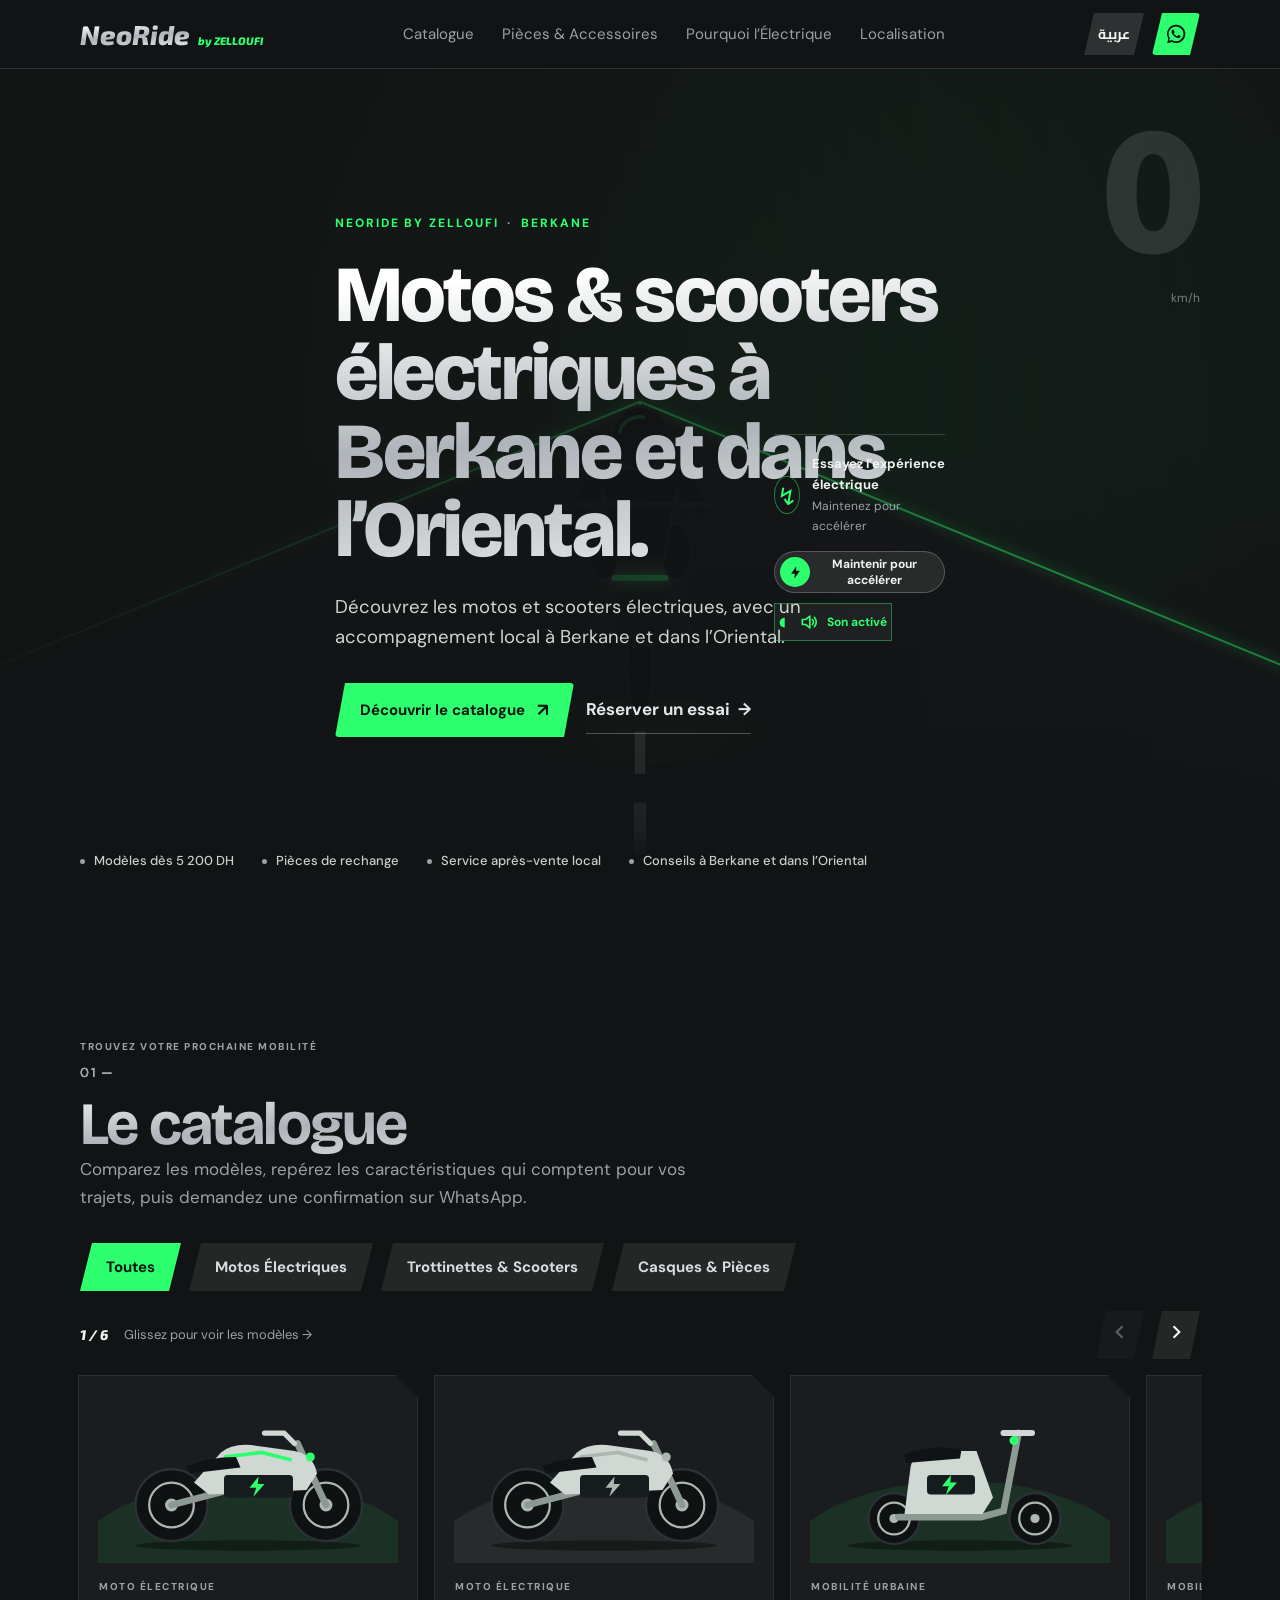
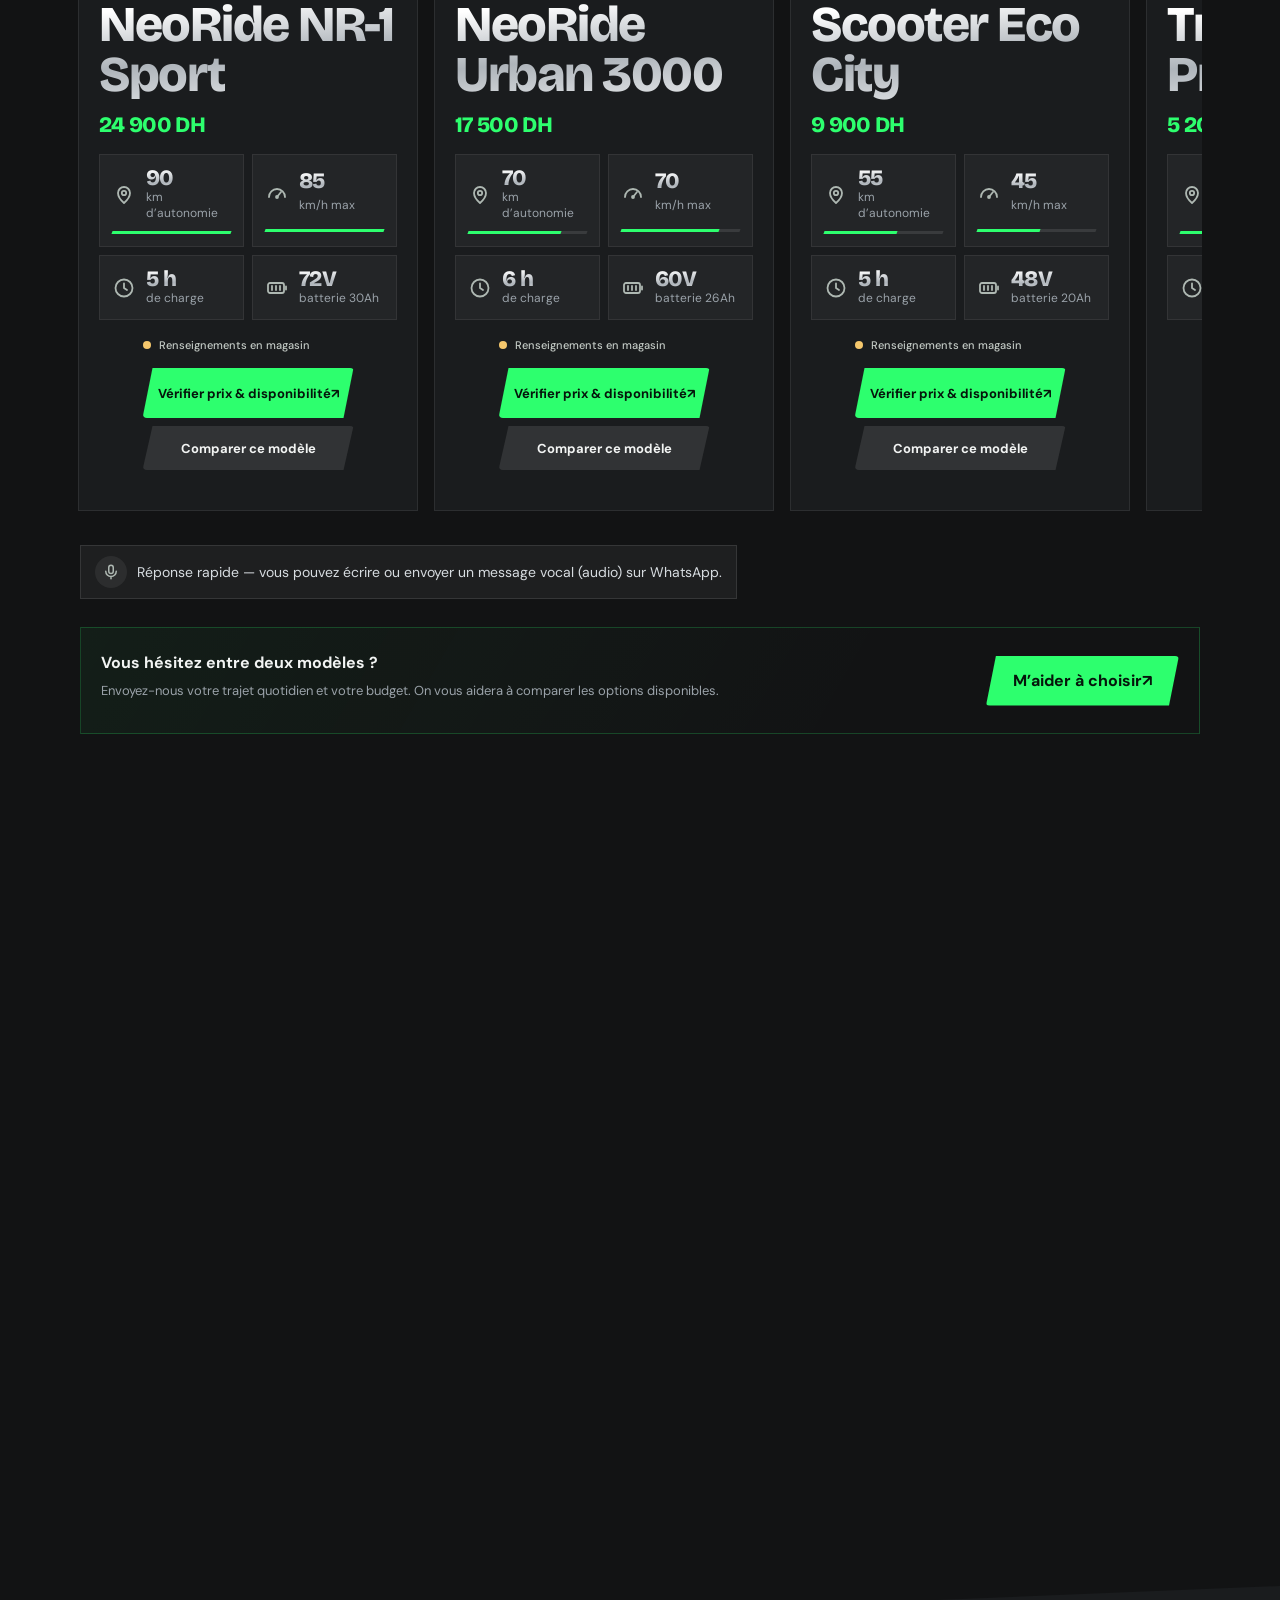
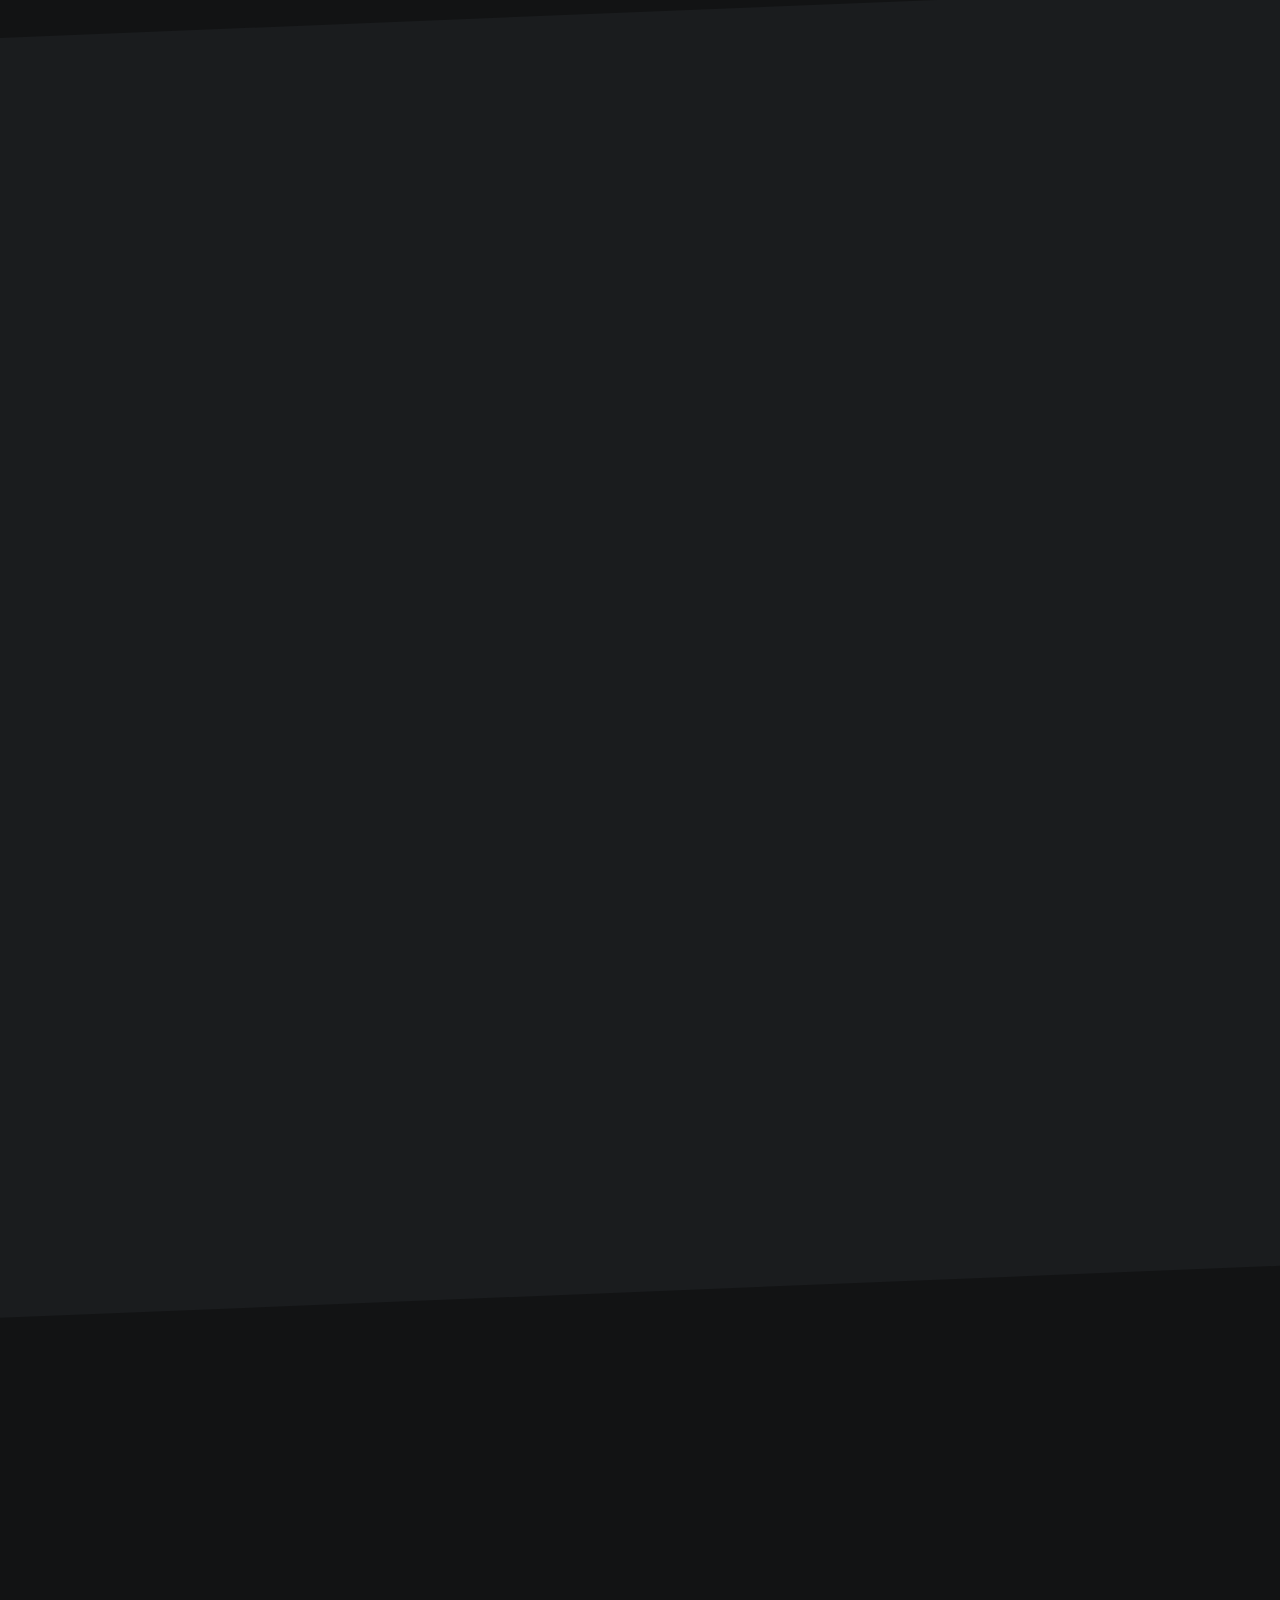
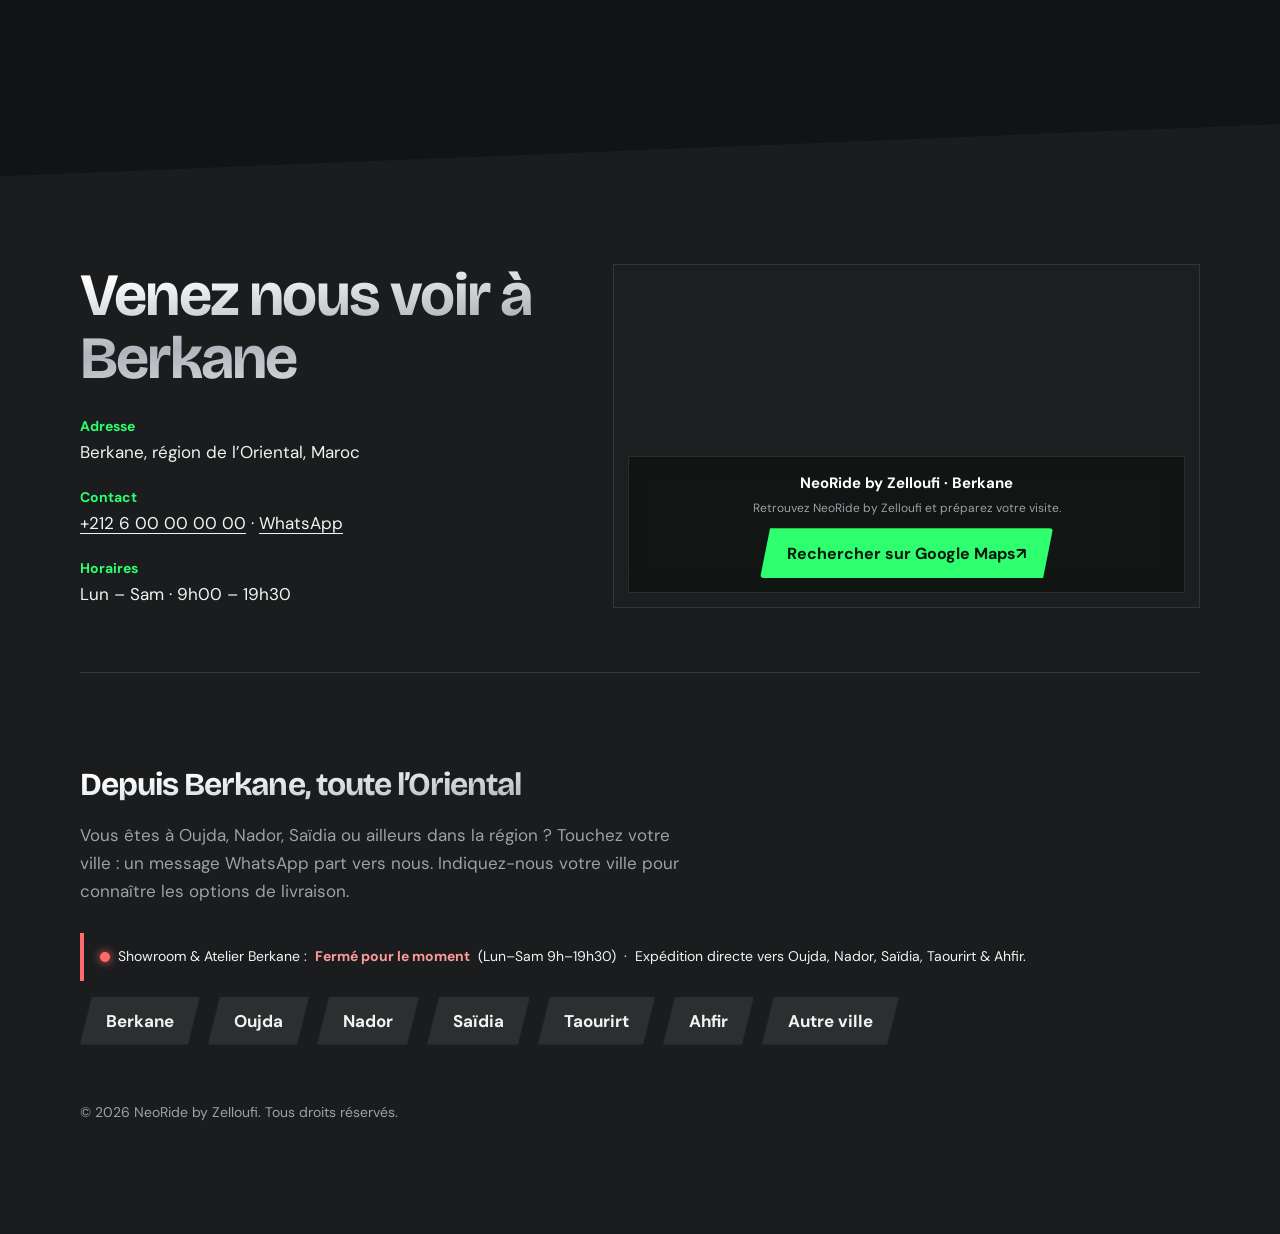
<file: public/assets/aistudio/NeoRide-conversion-mockup-11_b03f8941.html>
<!DOCTYPE html>
<html lang="fr">
<head>
<meta charset="utf-8">
<meta name="viewport" content="width=device-width, initial-scale=1, viewport-fit=cover">
<title>NeoRide by Zelloufi — Motos électriques, scooters et pièces à Berkane et dans l’Oriental</title>
<meta name="description" content="Découvrez les motos électriques, scooters et accessoires NeoRide by Zelloufi à Berkane. Comparez les modèles et contactez le showroom pour confirmer prix et disponibilité.">
<meta name="theme-color" content="#121314">
<link rel="icon" href="data:image/svg+xml,%3Csvg xmlns='http://www.w3.org/2000/svg' viewBox='0 0 32 32'%3E%3Crect width='32' height='32' fill='%23121314'/%3E%3Cpath d='M18 3L7 18h8l-2 11 12-17h-8z' fill='%232dff6e'/%3E%3C/svg%3E">
<meta property="og:title" content="NeoRide by Zelloufi — Mobilité électrique à Berkane">
<meta property="og:description" content="Comparez les modèles, explorez la mobilité électrique et contactez le showroom.">
<link rel="preconnect" href="https://fonts.googleapis.com">
<link rel="preconnect" href="https://fonts.gstatic.com" crossorigin>
<link href="https://fonts.googleapis.com/css2?family=Exo+2:ital,wght@1,600;1,800;1,900&family=DM+Sans:wght@400;500;700&family=Cairo:wght@600;800&family=Bricolage+Grotesque:wght@500;700;800&display=swap" rel="stylesheet">
<style>
:root{--bg:#121314;--bg2:#1a1c1e;--line:#2e3236;--txt:#f2f4f3;--mut:#9aa2a9;--g:#2dff6e;--si:linear-gradient(175deg,#fff 10%,#aeb4ba 55%,#e8eaec 100%);
/* Design tokens added without renaming the variables used by the existing UI. */
--space-1:4px;--space-2:8px;--space-3:12px;--space-4:16px;--space-6:24px;--space-8:32px;--space-12:48px;--space-16:64px;--surface-1:var(--bg2);--surface-2:#212427;--text:var(--txt);--muted:var(--mut);--accent:var(--g);--radius:4px;--container:1120px;
color-scheme:dark;box-sizing:border-box;padding-top:env(safe-area-inset-top,0px);padding-bottom:env(safe-area-inset-bottom,0px)}
*,*::before,*::after{box-sizing:inherit}
html{scroll-behavior:smooth;scroll-padding-top:calc(72px + env(safe-area-inset-top,0px));background:var(--bg)}
body{margin:0;background:var(--bg);color:var(--txt);font:400 17px/1.65 "DM Sans",system-ui,sans-serif;-webkit-font-smoothing:antialiased}
body::before{content:"";position:fixed;inset:0 0 auto;height:env(safe-area-inset-top,0px);background:var(--bg);z-index:60}

h1,h2,h3,.logo,.num{font-family:"Exo 2","DM Sans",sans-serif;font-style:italic;font-weight:800;margin:0;line-height:1}
a{color:inherit;text-decoration:none}
:focus-visible{outline:3px solid var(--g);outline-offset:3px}
.wrap{width:min(1120px,100% - 40px);margin-inline:auto}
.si{background:var(--si);-webkit-background-clip:text;background-clip:text;color:transparent}
.btn{display:inline-flex;align-items:center;justify-content:center;min-height:50px;padding:0 26px;border-radius:4px;font:700 16px "DM Sans",sans-serif;border:1.5px solid transparent;cursor:pointer;transition:background .2s,color .2s,border-color .2s;clip-path:polygon(10px 0,100% 0,calc(100% - 10px) 100%,0 100%)}
.btn-g{background:var(--g);color:#05150b}.btn-g:hover{background:#fff}
.btn-o{background:#ffffff1a;color:var(--txt)}.btn-o:hover{background:var(--txt);color:#000}
header{position:sticky;top:env(safe-area-inset-top,0px);z-index:50;background:#121314;border-bottom:1px solid var(--line)}
.bar{display:flex;align-items:center;justify-content:space-between;gap:14px;height:68px}
.logo{font-size:27px;display:flex;align-items:baseline;gap:8px}.logo small{font-size:11px;color:var(--g);font-weight:800}
nav{display:none;gap:28px;font-size:15px;color:var(--mut)}nav a:hover{color:var(--txt)}
.bar .btn{min-height:42px;padding:0 18px;font-size:14px}
@media(min-width:900px){nav{display:flex}}
/* hero */
.hero{position:relative;height:calc(100svh - 68px - env(safe-area-inset-top,0px));min-height:620px;overflow:hidden;clip-path:polygon(0 0,100% 0,100% 100%,0 calc(100% - 44px))}.hero::after{content:"";position:absolute;inset:0;pointer-events:none;background:linear-gradient(90deg,rgba(18,19,20,.9),rgba(18,19,20,.55) 55%,transparent),linear-gradient(0deg,rgba(18,19,20,.92),transparent 50%)}
#road{position:absolute;inset:0;width:100%;height:100%;display:block}
.hero .wrap{position:relative;z-index:2;height:100%;display:flex;flex-direction:column;justify-content:flex-end;padding-bottom:156px;pointer-events:none}
.hero .wrap>*{pointer-events:auto}
.spd{position:absolute;top:28px;right:0;text-align:end;pointer-events:none!important}
.num{font-size:clamp(76px,22vw,200px);font-weight:900;color:#fff;text-shadow:0 4px 30px #000;font-variant-numeric:tabular-nums;transition:color .2s}
.hero .num{color:#9aa2a9;transition:color .35s,text-shadow .35s}
.hero.speed-mid .num{color:#fff;text-shadow:0 0 30px #ffffff35,0 4px 30px #000}
.hero.speed-high .num{color:var(--g);text-shadow:0 0 34px #2dff6e66,0 4px 30px #000}
.spd span{display:block;color:#e4e8ea;font-size:14px;margin-top:6px}
.hero h1{font-size:clamp(34px,6.4vw,70px);max-width:15ch;line-height:1.04;padding-inline-end:6px}
.hero p{color:#c3c9ce;max-width:50ch;margin:18px 0 26px}
.cta{display:flex;flex-wrap:wrap;gap:12px;align-items:center}
.thr{position:relative;display:inline-flex;align-items:center;gap:12px;min-height:50px;padding:0 24px 0 6px;border-radius:4px;clip-path:polygon(12px 0,100% 0,calc(100% - 12px) 100%,0 100%);background:#ffffff24;border:1px solid #ffffff33;color:var(--txt);font:700 15px "DM Sans",sans-serif;cursor:pointer;user-select:none;touch-action:none;-webkit-tap-highlight-color:transparent}
.thr i{width:38px;height:38px;border-radius:50%;background:var(--g);display:grid;place-items:center;transition:transform .15s}
.thr svg{width:18px;fill:#05150b}
.run .thr i{transform:scale(1.18);box-shadow:0 0 0 8px #2dff6e33}
.trust{position:absolute;z-index:2;left:0;right:0;bottom:0;background:linear-gradient(0deg,#121314 30%,transparent);padding:30px 0 62px}
.trust ul{list-style:none;margin:0 auto;padding:0;width:min(1120px,100% - 40px);display:flex;flex-wrap:wrap;gap:6px 28px;font-size:14px;font-weight:700;color:#d7dce0}
.trust li::before{content:"";display:inline-block;width:8px;height:8px;margin-inline-end:9px;background:var(--g);transform:skew(-20deg)}
/* sections */
section{padding:clamp(52px,8vw,96px) 0}
h2{font-size:clamp(34px,6vw,64px);margin-bottom:14px}
.lead{color:var(--mut);max-width:56ch;margin:0 0 28px}
/* catalog */
.tabs{display:flex;gap:8px;overflow-x:auto;margin-bottom:12px;padding-bottom:8px;scrollbar-width:none}
.tabs button{flex:none;background:#ffffff14;border:0;color:#d7dce0;font:700 15px "DM Sans",sans-serif;min-height:48px;padding:0 26px;cursor:pointer;clip-path:polygon(12px 0,100% 0,calc(100% - 12px) 100%,0 100%)}
.tabs button[aria-pressed=true]{background:var(--g);color:#05150b}
.mdl{position:relative;display:grid;gap:22px;padding:36px 0;border-top:1px solid var(--line)}
.mdl[hidden]{display:none}
.mdl::before{content:"";position:absolute;left:0;top:-1px;height:2px;width:0;background:var(--g);transition:width .5s}
.mdl:hover::before{width:100%}
.mdl h3{font-size:clamp(30px,5vw,50px)}
.pr{font:800 22px "Exo 2",sans-serif;font-style:italic;color:var(--g);margin-top:10px}
.sp{display:grid;grid-template-columns:repeat(2,1fr);gap:18px 24px;margin:0}
.sp div{margin:0}
.sp dd{margin:0;font:800 clamp(30px,4.6vw,44px)/1 "Exo 2",sans-serif;font-style:italic;background:var(--si);-webkit-background-clip:text;background-clip:text;color:transparent}
.sp dt{font-size:13px;color:var(--mut);margin-top:4px}
.buy{display:flex;flex-direction:column;gap:14px;align-items:flex-start}
.stock{font-size:14px;font-weight:700;color:var(--g);display:flex;align-items:center;gap:8px}
.stock::before{content:"";width:8px;height:8px;border-radius:50%;background:var(--g);box-shadow:0 0 10px var(--g)}
@media(min-width:900px){.mdl{grid-template-columns:1.1fr 1.5fr .9fr;align-items:center;gap:40px}.sp{grid-template-columns:repeat(4,1fr)}.sp.s3{grid-template-columns:repeat(3,1fr)}}
.note{font-size:13px;color:var(--mut);margin-top:12px}
.qz{max-width:760px}.qp{display:flex;gap:6px;margin-bottom:24px}.qp i{height:5px;flex:1;background:#ffffff1f;transform:skew(-20deg)}.qp i.on{background:var(--g)}.qq{font:800 clamp(26px,4.4vw,38px)/1.1 "Exo 2",sans-serif;font-style:italic;margin-bottom:22px}.qo{display:grid;gap:10px}.qo button{min-height:58px;text-align:start;padding:0 28px;background:#ffffff14;color:var(--txt);border:0;font:700 17px "DM Sans",sans-serif;cursor:pointer;clip-path:polygon(16px 0,100% 0,calc(100% - 16px) 100%,0 100%);transition:background .2s,color .2s}.qo button:hover{background:var(--g);color:#05150b}.qr h3{font-size:clamp(34px,6.5vw,60px);margin:8px 0 6px}.qr .sp{margin:26px 0}.snd{min-height:50px;background:none;border:0;color:#e4e8ea;font:700 14px "DM Sans",sans-serif;cursor:pointer;text-decoration:underline;text-underline-offset:4px}
.lg{display:flex;gap:8px;align-items:center}.lang{min-height:42px;padding:0 14px;background:#ffffff1f;border:0;color:var(--txt);font:700 14px "Cairo","DM Sans",sans-serif;cursor:pointer;clip-path:polygon(10px 0,100% 0,calc(100% - 10px) 100%,0 100%)}.lang:hover{background:var(--txt);color:#000}
@media(max-width:560px){.logo{font-size:21px}.logo small{font-size:9px}.bar .btn{padding:0 12px;font-size:12px}.lang{padding:0 10px}}
html[dir=rtl] body{font-family:"Cairo","DM Sans",sans-serif}html[dir=rtl] h1,html[dir=rtl] h2,html[dir=rtl] h3{font-family:"Cairo",sans-serif;font-style:normal;line-height:1.35}html[dir=rtl] .spd{right:auto;left:0;text-align:left}
.mo{color:#c3c9ce;font-size:14px;margin-top:8px}
.fin{display:grid;gap:36px;max-width:960px}@media(min-width:900px){.fin{grid-template-columns:1fr 1fr;align-items:center}}
.fc label,.fl,.es label{display:flex;justify-content:space-between;font-weight:700;margin:22px 0 8px}.fc label:first-child{margin-top:0}.fc output{color:var(--g)}
select,.fi{width:100%;min-height:52px;background:var(--bg2);border:1px solid #3a3f44;color:var(--txt);padding:0 14px;font:500 16px "DM Sans",sans-serif}
.chips{display:flex;flex-wrap:wrap;gap:6px}.chips button{min-height:48px;padding:0 24px;border:0;background:#ffffff14;color:var(--txt);font:700 15px "DM Sans",sans-serif;cursor:pointer;clip-path:polygon(12px 0,100% 0,calc(100% - 12px) 100%,0 100%)}.chips button[aria-pressed=true]{background:var(--g);color:#05150b}
.fr>span{color:var(--mut)}.fr strong{display:block;font:900 clamp(46px,9vw,72px)/1.05 "Exo 2",sans-serif;font-style:italic;color:var(--g);margin:6px 0 4px}.fr strong small{font-size:.3em;color:var(--txt)}.fr .btn{margin-top:18px}
.ph2{background:repeating-linear-gradient(135deg,#1a1c1e,#1a1c1e 12px,#212427 12px,#212427 24px);color:#c3c9ce;display:grid;place-items:center;text-align:center;font-size:14px;padding:12px}
.nb{display:grid;grid-template-columns:repeat(3,1fr);gap:14px;margin:30px 0}.nb div{border-top:3px solid var(--g);padding-top:10px}.nb b{display:block;font:800 clamp(28px,6vw,48px)/1 "Exo 2",sans-serif;font-style:italic}.nb span{font-size:14px;color:var(--mut)}
.rv{display:grid;gap:12px;margin:22px 0}@media(min-width:800px){.rv{grid-template-columns:1fr 1fr}}.rv blockquote{margin:0;padding:24px 32px;background:var(--bg2);clip-path:polygon(18px 0,100% 0,calc(100% - 18px) 100%,0 100%)}.rv p{margin:0 0 10px}.rv cite{font-style:normal;font-size:14px;color:var(--mut)}.stars{color:var(--g);letter-spacing:3px}
.gal{display:grid;grid-template-columns:repeat(3,1fr);gap:8px}.gal .ph2{height:clamp(90px,18vw,180px)}
.pv{padding:16px 18px;background:var(--bg2);border-inline-start:4px solid var(--g);margin:26px 0 22px;color:#e4e8ea;font-size:15px}
.gr{display:grid;gap:14px}@media(min-width:800px){.gr{grid-template-columns:repeat(2,1fr)}}.gr div{padding:20px 28px;background:var(--bg2);clip-path:polygon(16px 0,100% 0,calc(100% - 16px) 100%,0 100%)}.gr b{display:block;font-size:18px;margin-bottom:4px}.gr span{color:#c3c9ce;font-size:15px}
.who{display:grid;gap:22px;align-items:center;max-width:880px}@media(min-width:700px){.who{grid-template-columns:210px 1fr}}.who .ph2{height:210px;clip-path:polygon(16px 0,100% 0,calc(100% - 16px) 100%,0 100%)}.who p{margin:10px 0 20px;color:#c3c9ce}
.dock{display:none}@media(max-width:700px){body{padding-bottom:72px}.wa{display:none}.dock{display:flex;gap:8px;position:fixed;left:0;right:0;bottom:0;z-index:70;padding:10px 14px calc(10px + env(safe-area-inset-bottom,0px));background:#121314;border-top:1px solid var(--line)}.dock .btn{flex:1;min-height:50px;padding:0 10px}}
.vl{display:flex;flex-wrap:wrap;gap:8px}.vl a{min-height:48px;display:inline-flex;align-items:center;padding:0 26px;background:#ffffff14;font-weight:700;clip-path:polygon(12px 0,100% 0,calc(100% - 12px) 100%,0 100%);transition:background .2s,color .2s}.vl a:hover{background:var(--g);color:#05150b}
/* savings */
.save{background:var(--bg2);clip-path:polygon(0 52px,100% 0,100% calc(100% - 52px),0 100%);padding:clamp(96px,12vw,140px) 0}
.sv{display:grid;gap:56px}
@media(min-width:900px){.sv{grid-template-columns:1.1fr 1fr;align-items:center}}
.zero{font-size:clamp(70px,16vw,170px);font-weight:900;letter-spacing:-.02em;margin-bottom:6px}
.zero small{font-size:.28em;letter-spacing:0;margin-inline-start:8px}
.pt{display:grid;gap:18px;margin-top:30px}
.pt p{margin:0;color:var(--mut);max-width:48ch}.pt b{color:var(--txt)}
.calc label{display:flex;justify-content:space-between;font-weight:700;margin-bottom:6px}
.calc output{color:var(--g)}
input[type=range]{width:100%;accent-color:var(--g);height:34px;margin:0 0 20px}
.row{display:grid;grid-template-columns:86px 1fr auto;gap:12px;align-items:center;font-size:14px;margin-bottom:10px}
.track{height:10px;background:#ffffff14;overflow:hidden;transform:skew(-20deg)}
.fill{height:100%;transition:width .4s}.f1{background:#7c848b}.f2{background:var(--g)}
.big{margin-top:26px}.big span{color:var(--mut);font-size:15px}
.big strong{display:block;font:900 clamp(44px,9vw,76px)/1.05 "Exo 2",sans-serif;font-style:italic;color:var(--g)}
.tiny{font-size:12px;color:var(--mut);margin:14px 0 0}
/* faq */
.faq{max-width:820px}
details{border-top:1px solid var(--line)}details:last-child{border-bottom:1px solid var(--line)}
summary{list-style:none;cursor:pointer;padding:22px 44px 22px 0;font-weight:700;font-size:19px;position:relative;min-height:56px}
summary::-webkit-details-marker{display:none}
summary::after{content:"";position:absolute;right:8px;top:30px;width:10px;height:10px;border:solid var(--g);border-width:0 2px 2px 0;transform:rotate(45deg);transition:transform .25s}
details[open] summary::after{transform:rotate(225deg)}
details p{margin:0 0 22px;color:var(--mut);max-width:62ch}
/* footer */
footer{padding:clamp(96px,12vw,140px) 0 110px;background:var(--bg2);clip-path:polygon(0 52px,100% 0,100% 100%,0 100%)}
.ft{display:grid;gap:44px}
@media(min-width:860px){.ft{grid-template-columns:1fr 1.2fr}}
.info{display:grid;gap:20px;font-style:normal;margin-top:26px}
.info b{display:block;color:var(--g);font-size:14px}
.hrs{border-collapse:collapse;width:100%;max-width:340px;font-size:15px}
.hrs td{padding:3px 0;color:var(--mut)}.hrs td:last-child{text-align:end;color:var(--txt)}
.map{clip-path:polygon(30px 0,100% 0,calc(100% - 30px) 100%,0 100%);min-height:300px;border:1px dashed #50575e;background:repeating-linear-gradient(135deg,#17191b,#17191b 14px,#1d2023 14px,#1d2023 28px);display:grid;place-items:center;text-align:center;padding:20px}
.map p{margin:0 0 16px;color:var(--mut)}
.copy{margin-top:56px;color:var(--mut);font-size:14px}
.wa{position:fixed;right:max(16px,env(safe-area-inset-right,0px));bottom:calc(16px + env(safe-area-inset-bottom,0px));z-index:70;width:60px;height:60px;border-radius:50%;background:#25d366;display:grid;place-items:center;box-shadow:0 8px 24px #0009}
.wa svg{width:32px;height:32px;fill:#fff}
@media(prefers-reduced-motion:reduce){html{scroll-behavior:auto}*{transition:none!important}}
/* Small, non-layout-changing accessibility safeguards. */
:where(a,button,summary,input,select):focus-visible{outline:3px solid var(--g);outline-offset:3px}
button:disabled{opacity:.55;cursor:not-allowed}


/* Hero art direction: spacious, Tesla-inspired, with the playful accelerator kept secondary. */
header{top:0}
.hero{height:calc(100svh - 68px);min-height:650px;isolation:isolate;clip-path:none}
.hero::after{background:linear-gradient(90deg,rgba(18,19,20,.94) 0%,rgba(18,19,20,.78) 46%,rgba(18,19,20,.18) 100%),linear-gradient(0deg,rgba(18,19,20,.94) 0%,transparent 54%)}
.hero-layout{height:100%;position:relative;z-index:2;display:flex;align-items:center;padding-top:clamp(42px,7vh,84px);padding-bottom:clamp(132px,17vh,174px)}
.hero .hero-copy{position:relative;z-index:3;width:min(100%,610px);margin-top:0}
.hero .eyebrow{display:flex;gap:9px;align-items:center;color:var(--g);font-size:12px;font-weight:800;letter-spacing:.16em;margin:0 0 22px}
.hero .eyebrow span{color:#fff;opacity:.55}
.hero h1{font-size:clamp(42px,6.2vw,82px);max-width:10.5ch;line-height:.99;letter-spacing:-.035em;padding:0;margin:0}
.hero .hero-lead{color:#d0d4d1;font-size:clamp(16px,1.45vw,19px);line-height:1.65;max-width:43ch;margin:22px 0 30px}
.hero .cta{display:flex;flex-wrap:wrap;gap:12px;align-items:center}
.hero .cta .btn{min-height:54px;padding-inline:24px;font-size:15px}
.hero .cta .btn-g{gap:12px;box-shadow:0 8px 28px rgba(45,255,110,.13)}
.hero .cta .btn-g span{font-size:18px;line-height:1}
.hero-interaction{display:flex;flex-wrap:wrap;align-items:center;justify-content:space-between;gap:14px 24px;max-width:600px;margin-top:30px;padding-top:18px;border-top:1px solid rgba(255,255,255,.16)}
.interaction-copy{display:flex;align-items:center;gap:12px}
.interaction-copy>span:last-child{display:flex;flex-direction:column;gap:2px}
.interaction-icon{display:grid;place-items:center;width:38px;height:38px;border:1px solid rgba(45,255,110,.45);border-radius:50%;color:var(--g);font-size:24px}
.interaction-copy strong{font-size:13px;font-weight:700;color:#f2f4f3}
.interaction-copy small{font-size:12px;color:#9aa2a9}
.interaction-controls{display:flex;align-items:center;gap:10px;flex-wrap:wrap}
.hero .thr{min-height:42px;padding:4px 14px 4px 5px;gap:9px;background:rgba(255,255,255,.09);border:1px solid rgba(255,255,255,.22);font-size:12px;clip-path:none;border-radius:999px}
.hero .thr i{width:30px;height:30px;flex:none}
.hero .thr svg{width:15px}
.hero .snd{min-height:38px;padding:0 4px;font-size:12px;color:#c3c9ce;text-decoration:none}
.hero .snd::before{content:"◖";display:inline-block;margin-inline-end:6px;color:var(--g)}
.hero .snd[aria-pressed="false"]{color:#ff7777;background:rgba(255,55,55,.10);border:1px solid rgba(255,75,75,.35);border-radius:999px;padding-inline:10px}
.hero .snd[aria-pressed="false"]::before{content:"◖";color:#ff4b4b}
.hero .snd[aria-pressed="true"]{color:#c3c9ce;border:1px solid transparent;border-radius:999px;padding-inline:10px}
.hero .trust{z-index:4;padding:22px 0 30px;background:linear-gradient(0deg,#121314 15%,rgba(18,19,20,.65) 65%,transparent)}
.hero .trust ul{width:min(1120px,100% - 40px);gap:10px 28px;color:#c9cfcb;font-size:12px;font-weight:500}
.hero .trust li::before{width:5px;height:5px;border-radius:50%;transform:none;vertical-align:middle}
.spd{top:34px;right:0;opacity:.78}
.spd .num{font-size:clamp(70px,15vw,180px);color:rgba(255,255,255,.15);text-shadow:none}
.spd span{color:rgba(255,255,255,.55);font-size:12px}
@media(min-width:900px){.hero-layout{padding-top:28px}.hero .hero-copy{transform:translateY(-8px)}.hero .trust ul{font-size:13px}}
@media(max-width:700px){.hero{height:auto;min-height:max(720px,calc(100svh - 68px));max-height:none}.hero-layout{height:auto;min-height:0;padding-top:70px;padding-bottom:208px;align-items:flex-start}.hero .hero-copy{width:100%;margin-top:0}.hero .eyebrow{font-size:10px;margin-bottom:18px}.hero h1{font-size:clamp(42px,12vw,62px);max-width:10ch}.hero .hero-lead{font-size:15px;line-height:1.6;margin:18px 0 24px;max-width:37ch}.hero .cta{display:grid;grid-template-columns:1fr;gap:10px;max-width:360px}.hero .cta .btn{width:100%;min-height:52px}.hero-interaction{align-items:flex-start;flex-direction:column;margin-top:24px;padding-top:16px;gap:12px}.interaction-controls{width:100%;justify-content:flex-start}.hero .trust{padding:18px 0 28px}.hero .trust ul{gap:8px 18px;font-size:11px;width:calc(100% - 40px)}.spd{top:10px;right:0}.spd .num{font-size:72px}.spd span{font-size:10px}.hero::after{background:linear-gradient(180deg,rgba(18,19,20,.65),rgba(18,19,20,.88) 38%,rgba(18,19,20,.97) 100%)}}
@media(max-width:380px){.hero-layout{padding-top:62px}.hero h1{font-size:40px}.interaction-controls{gap:6px}.hero .thr{padding-inline-end:10px}.hero .snd{font-size:11px}}
@media(prefers-reduced-motion:reduce){.hero .btn,.hero .thr i{transition:none}}


/* NeoRide electric immersion pass */
.bar .wa-link{gap:9px;white-space:nowrap}
.wa-mark{width:18px;height:18px;flex:none;fill:currentColor}
@media(max-width:560px){.bar .wa-link{gap:7px;padding-inline:11px}.wa-mark{width:16px;height:16px}.bar .btn{font-size:12px}}
/* The road opens up as acceleration rises; content recedes without disappearing. */
.hero::after{transition:background .45s ease,opacity .45s ease}
.hero.run::after{background:linear-gradient(90deg,rgba(18,19,20,.68),rgba(18,19,20,.27) 52%,rgba(18,19,20,.02)),linear-gradient(0deg,rgba(18,19,20,.72),transparent 55%)}
.hero-copy .eyebrow,.hero-copy h1,.hero-copy .hero-lead,.hero-copy>.cta{transition:opacity .35s ease,transform .45s ease}
.hero.run .hero-copy .eyebrow,.hero.run .hero-copy h1,.hero.run .hero-copy .hero-lead,.hero.run .hero-copy>.cta{opacity:.58;transform:translateY(3px)}
.hero.run .hero-copy .hero-lead{opacity:.43}
.hero.run #road{filter:saturate(1.16) brightness(1.1)}
.hero #road{transition:filter .4s ease}
/* Slider rails feel like a precision electric throttle, not browser defaults. */
input[type=range]{-webkit-appearance:none;appearance:none;background:transparent;cursor:pointer;touch-action:pan-y;outline:none;padding:0}
input[type=range]::-webkit-slider-runnable-track{height:5px;border-radius:99px;background:linear-gradient(90deg,#4d565d,#2dff6e);box-shadow:0 0 0 1px #ffffff0b}
input[type=range]::-moz-range-track{height:5px;border-radius:99px;background:linear-gradient(90deg,#4d565d,#2dff6e);box-shadow:0 0 0 1px #ffffff0b}
input[type=range]::-webkit-slider-thumb{-webkit-appearance:none;appearance:none;width:38px;height:30px;margin-top:-13px;border:0;border-radius:0;background-color:transparent;background-repeat:no-repeat;background-position:center;background-size:contain;filter:drop-shadow(0 0 5px #2dff6e70);transition:filter .2s,transform .2s}
input[type=range]::-moz-range-thumb{width:38px;height:30px;border:0;border-radius:0;background-color:transparent;background-repeat:no-repeat;background-position:center;background-size:contain;filter:drop-shadow(0 0 5px #2dff6e70);transition:filter .2s,transform .2s}
input[type=range]:hover::-webkit-slider-thumb,input[type=range]:focus-visible::-webkit-slider-thumb{filter:drop-shadow(0 0 9px #2dff6e);transform:translateY(-2px)}
input[type=range]:hover::-moz-range-thumb,input[type=range]:focus-visible::-moz-range-thumb{filter:drop-shadow(0 0 9px #2dff6e);transform:translateY(-2px)}
/* A tiny, custom electric scooter silhouette used as the range thumb. */
input[type=range]::-webkit-slider-thumb{background-image:url("data:image/svg+xml,%3Csvg xmlns='http://www.w3.org/2000/svg' viewBox='0 0 48 36'%3E%3Cg fill='none' stroke='%232dff6e' stroke-width='2.8' stroke-linecap='round' stroke-linejoin='round'%3E%3Ccircle cx='10' cy='27' r='5'/%3E%3Ccircle cx='38' cy='27' r='5'/%3E%3Cpath d='M10 27h12l6-13h6l4 13M25 14h-7l-3 8M29 14l-3-5h-5M33 8h5'/%3E%3C/g%3E%3Cpath d='M20 9h7l4 5h-8z' fill='%23fff'/%3E%3C/svg%3E")}
input[type=range]::-moz-range-thumb{background-image:url("data:image/svg+xml,%3Csvg xmlns='http://www.w3.org/2000/svg' viewBox='0 0 48 36'%3E%3Cg fill='none' stroke='%232dff6e' stroke-width='2.8' stroke-linecap='round' stroke-linejoin='round'%3E%3Ccircle cx='10' cy='27' r='5'/%3E%3Ccircle cx='38' cy='27' r='5'/%3E%3Cpath d='M10 27h12l6-13h6l4 13M25 14h-7l-3 8M29 14l-3-5h-5M33 8h5'/%3E%3C/g%3E%3Cpath d='M20 9h7l4 5h-8z' fill='%23fff'/%3E%3C/svg%3E")}
#km{margin-top:4px;margin-bottom:26px}
#fa{margin-top:8px}
@media(prefers-reduced-motion:reduce){.hero::after,.hero-copy .eyebrow,.hero-copy h1,.hero-copy .hero-lead,.hero-copy>.cta,#road,input[type=range]::-webkit-slider-thumb,input[type=range]::-moz-range-thumb{transition:none}}


/* Scroll-powered battery indicator */
.scroll-battery{position:fixed;top:calc(env(safe-area-inset-top,0px) + 7px);left:50%;transform:translateX(-50%);z-index:101;display:flex;align-items:center;gap:7px;pointer-events:none;opacity:.92;mix-blend-mode:normal}
.battery-label{font:800 8px/1 "DM Sans",sans-serif;letter-spacing:.18em;color:#c4cbc7}
.battery-shell{position:relative;width:34px;height:16px;border:1.5px solid #bfc7c2;border-radius:3px;padding:2px;display:block;background:#121314b8}
.battery-shell::after{content:"";position:absolute;right:-4px;top:4px;width:2px;height:6px;border-radius:0 2px 2px 0;background:#bfc7c2}
.battery-fill{position:absolute;left:2px;top:2px;bottom:2px;width:0%;max-width:calc(100% - 4px);background:linear-gradient(90deg,#27bd58,#2dff6e);box-shadow:0 0 8px #2dff6e88;transition:width .12s linear}
.battery-shell svg{position:absolute;z-index:1;inset:1px;width:12px;height:12px;left:10px;fill:#07140b;filter:drop-shadow(0 0 3px #2dff6e)}
.header-wa{width:48px;min-width:48px;height:42px;padding:0!important;display:grid;place-items:center}
.header-wa .wa-mark{width:22px;height:22px;fill:currentColor}
/* FAQ opens like a fast, green charging pulse */
#faq details{position:relative;isolation:isolate;overflow:hidden}
#faq details::before{content:"";position:absolute;inset:0;z-index:-1;opacity:0;background:linear-gradient(105deg,transparent 0%,#2dff6e08 35%,#2dff6e1a 50%,transparent 67%);transform:translateX(-110%)}
#faq details[open]::before{opacity:1;animation:faq-charge .85s ease-out both}
#faq summary{padding-inline-start:36px}
#faq summary::before{content:"";position:absolute;left:4px;top:23px;width:20px;height:24px;background:var(--g);clip-path:polygon(57% 0,14% 54%,43% 54%,32% 100%,86% 39%,56% 39%);filter:drop-shadow(0 0 0 transparent);opacity:.7;transition:opacity .2s,filter .25s,transform .25s}
#faq details[open] summary::before{opacity:1;filter:drop-shadow(0 0 7px #2dff6e);animation:bolt-charge .55s ease-out}
#faq details[open] summary{color:#fff;text-shadow:0 0 18px #2dff6e22}
#faq details[open] p{animation:faq-answer .4s ease-out both}
@keyframes bolt-charge{0%{transform:scale(.45) rotate(-24deg);filter:drop-shadow(0 0 0 #2dff6e)}45%{transform:scale(1.35) rotate(9deg);filter:drop-shadow(0 0 13px #2dff6e)}100%{transform:scale(1) rotate(0);filter:drop-shadow(0 0 7px #2dff6e)}}
@keyframes faq-charge{0%{transform:translateX(-110%);opacity:0}25%{opacity:1}100%{transform:translateX(110%);opacity:0}}
@keyframes faq-answer{from{opacity:0;transform:translateY(7px)}to{opacity:1;transform:translateY(0)}}
/* Electric raceway below the footer */
.rideout{position:relative;overflow:hidden;background:linear-gradient(180deg,#101213 0%,#13191a 100%);padding:44px 0 26px;border-top:1px solid #2dff6e26;min-height:190px}
.rideout-sky{position:absolute;inset:0 0 38px;pointer-events:none;background:radial-gradient(ellipse at 50% 110%,#2dff6e13,transparent 62%)}
.energy-streak{position:absolute;height:1px;background:linear-gradient(90deg,transparent,#2dff6e80,transparent);width:24%;animation:energy-flow 2.4s linear infinite}
.streak-a{top:25%;left:-25%}.streak-b{top:53%;left:-35%;animation-delay:.7s;width:32%}.streak-c{top:73%;left:-25%;animation-delay:1.3s;width:18%}
.rideout-road{height:108px;position:relative;display:flex;align-items:flex-end;border-bottom:3px solid #333b3e;background:linear-gradient(180deg,transparent 57%,#1a1e20 57%);perspective:500px}
.rideout-road::before{content:"";position:absolute;left:0;right:0;bottom:19px;height:2px;background:repeating-linear-gradient(90deg,#e4e8ea 0 34px,transparent 34px 74px);opacity:.36;animation:road-markings .7s linear infinite}
.rideout-road::after{content:"";position:absolute;z-index:4;left:73%;right:3%;bottom:3px;height:12px;background:repeating-conic-gradient(#e8eeea 0% 25%,#17191b 0% 50%) 50%/12px 12px;transform:perspective(100px) rotateX(8deg);transform-origin:bottom center;box-shadow:0 0 12px #2dff6e28;opacity:.95}
.rider{position:absolute;bottom:12px;width:clamp(132px,19vw,196px);color:#dce4e0;filter:drop-shadow(0 5px 5px #0009) drop-shadow(0 0 10px #2dff6e26)}
.rider svg{display:block;width:100%;height:auto;overflow:visible}.rider-scooter{animation:scooter-race 10s cubic-bezier(.4,0,.6,1) infinite;z-index:2}.rider-ebike{animation:ebike-race 11s cubic-bezier(.4,0,.6,1) infinite;z-index:1;transform:scale(.86);transform-origin:bottom center;color:#aeb8b2}
.rideout-caption{display:flex;justify-content:space-between;gap:16px;padding:18px 20px 0;color:#aeb8b2;font-size:11px;font-weight:800;letter-spacing:.18em}.rideout-caption b{color:var(--g);font-size:16px}
@keyframes scooter-race{0%{left:-210px;transform:translateY(0)}15%{transform:translateY(-3px)}35%{transform:translateY(0)}55%{transform:translateY(-2px)}75%{transform:translateY(0)}100%{left:calc(100% + 210px);transform:translateY(-1px)}}
@keyframes ebike-race{0%{left:-230px;transform:scale(.86) translateY(0)}18%{transform:scale(.86) translateY(-2px)}42%{transform:scale(.86) translateY(0)}67%{transform:scale(.86) translateY(-2px)}100%{left:calc(100% + 230px);transform:scale(.86) translateY(0)}}
@keyframes road-markings{to{background-position:-74px 0}}
@keyframes energy-flow{to{transform:translateX(560%)}}
@media(max-width:560px){.battery-label{display:none}.scroll-battery{left:50%;top:calc(env(safe-area-inset-top,0px) + 5px);transform:translateX(-50%)}.rideout{padding-top:32px}.rideout-road{height:88px}.rider{bottom:13px}.rideout-caption{font-size:10px;letter-spacing:.12em;padding-inline:14px}}
@media(prefers-reduced-motion:reduce){#faq details[open]::before,#faq details[open] summary::before,#faq details[open] p,.energy-streak,.rideout-road::before{animation:none!important}.rideout-road::before{background-position:0 0}}
/* Keep the signature rideout moving even when reduced-motion is enabled elsewhere. */
.rideout .rider-scooter,.rideout .rider-ebike{will-change:left,transform}


/* Arabic RTL refinements: keep visual indicators and numeric controls stable. */
html[dir="rtl"] .scroll-battery{direction:ltr;flex-direction:row;unicode-bidi:isolate}
html[dir="rtl"] .battery-shell{direction:ltr;flex-shrink:0}
html[dir="rtl"] .battery-shell svg{left:10px;right:auto;direction:ltr}
html[dir="rtl"] .battery-fill{left:2px;right:auto}
html[dir="rtl"] .battery-shell::after{right:-4px;left:auto}
html[dir="rtl"] .spd{right:auto;left:0;text-align:start;direction:ltr}
html[dir="rtl"] input[type="range"],html[dir="rtl"] select,html[dir="rtl"] .sp dd,html[dir="rtl"] .pr,html[dir="rtl"] .fr strong{direction:ltr;unicode-bidi:isolate}
html[dir="rtl"] .trust ul{padding-inline-end:0}
html[dir="rtl"] .gr>div{border-inline-start:0;border-inline-end:2px solid #68716b;padding-inline-start:0;padding-inline-end:16px}
html[dir="rtl"] .pv{border-inline-start:0;border-inline-end:4px solid var(--g)}
html[dir="rtl"] .product-actions .btn,html[dir="rtl"] .cta .btn{direction:rtl}
html[dir="rtl"] .rideout-caption{direction:ltr}

</style>
<style>
section[id]{scroll-margin-top:86px}
.catalog-intro{display:flex;justify-content:space-between;align-items:end;gap:24px;margin-bottom:24px}
.catalog-intro .lead{margin-bottom:0}.catalog-proof{font-size:12px;color:var(--mut);max-width:210px}
.mdl{grid-template-columns:1fr;gap:18px;padding:28px 0}
.product-visual{position:relative;overflow:hidden;aspect-ratio:16/9;background:#202426;border:1px solid #ffffff12;isolation:isolate}
.product-visual img{width:100%;height:100%;display:block;object-fit:cover;filter:saturate(.78) contrast(1.04);transition:transform .55s ease,filter .4s ease}
.mdl:hover .product-visual img{transform:scale(1.035);filter:saturate(1) contrast(1.04)}
.product-visual::after{content:""}
.product-body{display:flex;flex-direction:column;gap:4px}.product-kicker{font-size:10px;color:var(--g);letter-spacing:.15em;font-weight:800;text-transform:uppercase}
.product-price-row{display:flex;align-items:baseline;flex-wrap:wrap;gap:10px}.product-price-row .pr{margin-top:8px}
.buy .btn{width:100%}.buy .stock{font-size:11px;color:#c2c9c4;font-weight:500}.buy .stock::before{background:#f5c76c;box-shadow:none}
.product-actions{display:grid;gap:8px}.product-actions .btn-o{min-height:44px;font-size:13px}
@media(min-width:900px){.mdl{grid-template-columns:minmax(220px,.92fr) minmax(240px,1.15fr) minmax(180px,.7fr);gap:26px}.product-visual{aspect-ratio:4/3}.product-actions{align-items:stretch}.product-actions .btn{padding-inline:14px;font-size:13px}.catalog-intro{margin-bottom:32px}}
#catalogue .note{padding:12px 14px;border-inline-start:2px solid var(--g);background:#ffffff06;line-height:1.55}
.conversion-strip{display:grid;gap:12px;margin:28px 0 8px;padding:20px;border:1px solid #2dff6e35;background:linear-gradient(120deg,#2dff6e0c,transparent 70%)}
.conversion-strip strong{font-size:16px}.conversion-strip p{margin:3px 0 0;color:var(--mut);font-size:13px}.conversion-strip .btn{justify-self:start}
@media(min-width:700px){.conversion-strip{grid-template-columns:1fr auto;align-items:center}.conversion-strip .btn{grid-column:2;grid-row:1/3}}
.proof-grid{display:grid;grid-template-columns:1fr;gap:14px;margin-top:28px}
.proof-card{overflow:hidden;border:1px solid var(--line);background:#17191b}.proof-card img{width:100%;height:190px;object-fit:cover;display:block;filter:saturate(.78)}.proof-card div{padding:18px}.proof-card h3{font-size:22px;margin-bottom:9px}.proof-card p{margin:0;color:var(--mut);font-size:14px}.proof-label{display:inline-block;margin-bottom:10px;color:var(--g);font-size:10px;font-weight:800;letter-spacing:.12em}
@media(min-width:700px){.proof-grid{grid-template-columns:repeat(3,1fr)}.proof-card img{height:220px}}
.proof-disclaimer{margin-top:18px;color:var(--mut);font-size:12px;max-width:75ch}
.map{position:relative;overflow:hidden;display:block;min-height:320px;padding:0;clip-path:none;border:1px solid #ffffff1a;background:#1b1f20}
.map iframe{display:block;width:100%;height:320px;border:0;filter:grayscale(.8) invert(.88) contrast(.86)}
.map-overlay{position:absolute;left:14px;right:14px;bottom:14px;padding:14px;background:#111514ed;border:1px solid #ffffff1b;backdrop-filter:blur(10px)}.map-overlay p{margin:0 0 10px;font-size:12px}.map-overlay strong{display:block;color:#fff;font-size:15px;margin-bottom:3px}
#confiance .trust-actions{display:flex;gap:10px;flex-wrap:wrap;margin-top:18px}
#parler .who .ph2{overflow:hidden;padding:0;min-height:220px;background:#202426}
#parler .who .ph2 img{width:100%;height:100%;min-height:220px;object-fit:cover;display:block}
#garanties .gr>div{border-inline-start:2px solid #68716b;padding-inline-start:16px}
#garanties .gr b{display:block}.gr span{display:block;color:var(--mut);font-size:14px;margin-top:5px}
@media(prefers-reduced-motion:reduce){.product-visual img{transition:none}}
/* mockup v5 fixes */
@media(max-width:560px){.hero{min-height:700px}.hero h1{font-size:clamp(28px,8.4vw,36px);max-width:none}}
.skip{position:absolute;left:16px;top:-80px;z-index:200;background:var(--g);color:#05150b;padding:12px 16px;font-weight:700}.skip:focus{top:16px}
.btn:focus-visible,.chips button:focus-visible,.tabs button:focus-visible,.qo button:focus-visible,.lang:focus-visible,.thr:focus-visible,.vl a:focus-visible{clip-path:none}
.hero h1{max-width:20ch}.info a{text-decoration:underline;text-underline-offset:4px}
.rideout.paused *{animation-play-state:paused!important}
.rpause{min-height:44px;background:none;border:0;color:#d7dce0;font:700 12px "DM Sans",sans-serif;text-decoration:underline;text-underline-offset:4px;cursor:pointer;letter-spacing:0}
@media(prefers-reduced-motion:reduce){.rideout *{animation-play-state:paused!important}}
.dock{display:none}@media(max-width:700px){body{padding-bottom:72px}.dock{display:flex;gap:8px;position:fixed;left:0;right:0;bottom:0;z-index:70;padding:10px 14px calc(10px + env(safe-area-inset-bottom,0px));background:#121314;border-top:1px solid var(--line)}.dock .btn{flex:1;min-height:50px;padding:0 10px}}
/* mockup v6: swipe cards, compare, rideout fix, perf */
.sr{position:absolute;width:1px;height:1px;overflow:hidden;clip:rect(0 0 0 0);white-space:nowrap}
main section:not(#catalogue){content-visibility:auto;contain-intrinsic-size:auto 640px}
.carbar{display:flex;align-items:center;gap:16px;margin:8px 0 12px}.carhint{color:var(--mut);font-size:13px;flex:1}#cpos{font:800 14px "Exo 2",sans-serif;font-style:italic}.carbtns{display:flex;gap:8px;margin-inline-start:auto}
.carbtns button{min-width:48px;min-height:48px;background:#ffffff14;border:0;color:var(--txt);font-size:20px;cursor:pointer;clip-path:polygon(10px 0,100% 0,calc(100% - 10px) 100%,0 100%);transition:background .15s}.carbtns button:hover:not(:disabled){background:var(--g);color:#05150b}.carbtns button:disabled{opacity:.35;cursor:default}.carbtns button:focus-visible{clip-path:none}
#list{display:flex;gap:16px;overflow-x:auto;scroll-snap-type:x mandatory;padding:4px 2px 20px;margin-inline:-2px;scrollbar-width:none;overscroll-behavior-x:contain;min-height:560px;-webkit-overflow-scrolling:touch}#list::-webkit-scrollbar{display:none}#list:focus-visible{outline-offset:-3px}
#list .mdl{flex:0 0 min(84vw,340px);scroll-snap-align:start;display:flex;flex-direction:column;gap:16px;padding:0 0 20px;border:1px solid #ffffff14;background:var(--bg2);clip-path:polygon(0 0,calc(100% - 22px) 0,100% 22px,100% 100%,0 100%)}
#list .mdl[hidden]{display:none}#list .mdl>:not(.product-visual){padding-inline:20px}#list .mdl .product-visual{aspect-ratio:16/10;border:0}#list .sp,#list .sp.s3{grid-template-columns:repeat(2,1fr)}#list .mdl::before{top:0}
.cmp-btn.sel{background:var(--g);color:#05150b}
.ctray{position:fixed;left:50%;transform:translateX(-50%);bottom:calc(16px + env(safe-area-inset-bottom,0px));z-index:80;display:flex;align-items:center;gap:12px;flex-wrap:wrap;padding:12px 16px;background:var(--bg2);border:1px solid var(--g);width:min(640px,100% - 24px)}.ctray[hidden]{display:none}.ctray strong{font-size:14px}.ctl{color:var(--mut);font-size:13px}.ctray .btn{min-height:44px;margin-inline-start:auto}.ctray .btn:disabled{opacity:.4;pointer-events:none}.ctx{min-width:44px;min-height:44px;background:#ffffff14;border:0;color:var(--txt);cursor:pointer}
@media(max-width:700px){.ctray{bottom:calc(84px + env(safe-area-inset-bottom,0px))}}
dialog.cd{border:1px solid #ffffff24;background:var(--bg2);color:var(--txt);padding:20px;width:min(720px,100% - 24px);max-height:calc(100svh - 24px);overflow:auto;margin:auto}dialog.cd::backdrop{background:rgba(5,8,6,.8)}
.cdh{display:flex;justify-content:space-between;align-items:center;margin-bottom:16px}.cdh h2{font-size:clamp(28px,5vw,40px);margin:0}.cdx{min-width:44px;min-height:44px;background:#ffffff14;border:0;color:var(--txt);font-size:18px;cursor:pointer}
.cdsel{display:grid;grid-template-columns:1fr 1fr;gap:8px;margin-bottom:16px}.cdsel select{width:100%}
.cmpt{width:100%;border-collapse:collapse;font-size:15px}.cmpt th,.cmpt td{padding:12px 8px;border-bottom:1px solid #ffffff14;text-align:start;vertical-align:top}.cmpt thead th{font:800 15px "Exo 2",sans-serif;font-style:italic}.cmpt tbody th{color:var(--mut);font-weight:500;width:32%}.cmpt .win{color:var(--g);font-weight:700}.cmpt .win::after{content:" ✓"}
.cdsum{margin:16px 0 0;color:#d7dce0}.cdf{display:flex;flex-wrap:wrap;gap:12px;margin-top:20px}
.rideout.off *{animation-play-state:paused!important}
/* mockup v7 */
.rideout .rider-scooter,.rideout .rider-ebike{animation:none!important;left:-240px}
.art{display:block;width:100%}.art svg,.product-visual svg{display:block;width:100%;height:100%}.proof-card .art{height:190px}.who .ph2 .art{height:100%}@media(min-width:700px){.proof-card .art{height:220px}}
.steps{list-style:none;margin:0 0 28px;padding:0;display:grid;gap:12px}@media(min-width:800px){.steps{grid-template-columns:repeat(3,1fr)}}.steps li{padding:20px 24px;background:var(--bg2);clip-path:polygon(0 0,calc(100% - 18px) 0,100% 18px,100% 100%,0 100%);display:grid;gap:4px}.stn{font:900 40px/1 "Exo 2",sans-serif;font-style:italic;color:var(--g)}.steps b{font-size:20px}.steps li>span:last-child{color:#c3c9ce}
.arr{display:inline-block}.carhint::after{content:" →"}
html[dir=rtl] *{letter-spacing:normal!important;text-transform:none!important}
html[dir=rtl] body :not(.logo):not(.logo *){font-style:normal!important}
html[dir=rtl] :is(.pr,.sp dd,.zero,.big strong,.fr strong,#fao,#kmo,#t1,#t2,.num,.cmpt td,#cpos,.mo,.stn){unicode-bidi:plaintext}
html[dir=rtl] .spd{right:auto;left:0;text-align:left}
html[dir=rtl] .carbtns svg,html[dir=rtl] .arr{transform:scaleX(-1)}
html[dir=rtl] .carhint::after{content:" ←"}
@media(max-width:700px){.dock{transform:translateY(110%);transition:transform 150ms cubic-bezier(.16,1,.3,1)}.dock.on{transform:none}}
/* mockup v8: icon spec tiles + persistent compare tray */
.spx{list-style:none;margin:0;padding:0;display:grid;grid-template-columns:repeat(2,1fr);gap:8px}
.spx .st{display:grid;grid-template-columns:auto 1fr;column-gap:10px;align-items:center;padding:12px;background:#ffffff0a;border:1px solid #ffffff12}
.st svg{grid-row:1/3;color:var(--g)}
.st b{font:800 22px/1.05 "Exo 2",sans-serif;font-style:italic;background:var(--si);-webkit-background-clip:text;background-clip:text;color:transparent}
.st span{font-size:12px;color:var(--mut);line-height:1.3}
.st .mt{grid-column:1/-1;display:block;height:3px;margin-top:10px;background:#ffffff1a;transform:skew(-20deg)}
.st .mt b{display:block;height:100%;background:var(--g);font-size:0;-webkit-background-clip:border-box;background-clip:border-box}
html[dir=rtl] .st b{unicode-bidi:plaintext}html[dir=rtl] .st .mt{transform:skew(20deg)}
.ctray{display:grid;gap:8px;padding:10px;bottom:calc(16px + env(safe-area-inset-bottom,0px))}
.ctslots{display:flex;align-items:center;gap:6px;min-width:0}.ctvs{font:900 12px "Exo 2",sans-serif;font-style:italic;color:var(--g)}
.cts{flex:1;min-width:0;display:flex;align-items:center;gap:8px;min-height:52px;padding-inline-start:8px;background:#ffffff0f}
.cth{width:44px;height:28px;flex:none;overflow:hidden;background:#1a1d1f}.cth svg{width:100%;height:100%;display:block}
.cts b{flex:1;min-width:0;font-size:13px;white-space:nowrap;overflow:hidden;text-overflow:ellipsis}
.ctrm{flex:none;min-width:44px;min-height:44px;background:none;border:0;color:var(--mut);cursor:pointer;font-size:14px}.ctrm:hover{color:var(--txt)}
.cte{color:var(--mut);font-size:13px}
.ctact{display:flex;gap:8px;flex-wrap:wrap;justify-content:flex-end}.ctact .btn{min-height:44px;margin:0;padding:0 18px;font-size:14px}.ctact .btn[hidden]{display:none}
body.hastray{padding-bottom:160px}
@media(max-width:700px){.ctray{bottom:calc(16px + env(safe-area-inset-bottom,0px))}body.dockon .ctray{bottom:calc(84px + env(safe-area-inset-bottom,0px))}}
/* mockup v9: conversion upgrades */
.product-price-row{display:flex;align-items:center;flex-wrap:wrap;gap:8px}
.vocal{display:flex;gap:8px;align-items:flex-start;margin:12px 0 0;color:#c3c9ce;font-size:14px;line-height:1.5}a.vocal{text-decoration:underline;text-underline-offset:4px}a.vocal:hover{color:var(--g)}
.live{display:flex;flex-wrap:wrap;align-items:center;gap:4px 8px;margin:0 0 16px;padding:12px 16px;background:var(--bg2);border-inline-start:4px solid var(--g);font-size:14px}.live::before{content:"";width:10px;height:10px;border-radius:50%;background:var(--g);box-shadow:0 0 10px var(--g)}.live strong{color:var(--g)}.live.closed{border-color:#ff6b6b}.live.closed::before{background:#ff6b6b;box-shadow:0 0 10px #ff6b6b}.live.closed strong{color:#ff9a9a}
.reco{margin:12px 0 0;font-size:14px;color:#d7dce0}#trajets{margin-bottom:16px}#trajets button{min-height:44px;padding:0 16px;font-size:14px}
.extra{margin-top:48px;display:grid;gap:8px}.chg h3{font-size:clamp(24px,4vw,34px);margin:40px 0 16px}
.conversion-strip.pro{margin:0;border-color:#2dff6e66;background:linear-gradient(120deg,#2dff6e1a,transparent 70%)}.conversion-strip.pro strong{font-size:18px;line-height:1.35}.conversion-strip.pro p{font-size:15px;color:#c3c9ce}
/* mockup v10 */
.vocal{display:flex;align-items:center;gap:10px;margin:14px 0 0;padding:10px 14px;background:#ffffff0d;border:1px solid #ffffff1a;color:#d7dce0;font-size:14px;line-height:1.45;max-width:fit-content}
.vic{flex:none;display:grid;place-items:center;width:32px;height:32px;border-radius:50%;background:#2dff6e1f;color:var(--g)}.vic svg{width:18px;height:18px}
#trajets button{display:inline-flex;align-items:center;gap:8px}#trajets svg{flex:none}
.conversion-strip.pro strong{display:flex;gap:10px;align-items:flex-start}.ic{flex:none;color:var(--g);display:grid;place-items:center;padding-top:2px}
.snd{display:inline-flex;align-items:center;gap:8px;min-height:44px;padding:0 14px;border:1px solid transparent;background:#ffffff0d;text-decoration:none;color:#e4e8ea;transition:color .15s,border-color .15s,background .15s}
.snd.on{color:var(--g);border-color:#2dff6e66}.snd.off{color:#ff8c8c;border-color:#ff6b6b99;background:#ff6b6b14}.snd .x{display:none}.snd.off .x{display:inline}.snd.off .w{display:none}
/* ===== v11 REDESIGN: restraint, one display voice, numbered chapters ===== */
:root{--sec-pad:clamp(72px,10vw,128px)}
html:not([dir=rtl]) :is(h1,h2,h3,.pr,.sp dd,.st b,.stn,.num,.qq,.cmpt thead th,.big strong,.zero){font-family:"Bricolage Grotesque","DM Sans",sans-serif;font-style:normal;letter-spacing:-.03em}
html:not([dir=rtl]) .logo{font-family:"Exo 2",sans-serif;font-style:italic}
main{counter-reset:sec}main>section{counter-increment:sec;padding-block:var(--sec-pad)}
main>section h2::before{content:counter(sec,decimal-leading-zero) " —";display:block;margin-bottom:14px;font:500 13px/1 "DM Sans",sans-serif;letter-spacing:.14em;color:var(--mut)}
h2{font-size:clamp(2.1rem,5.2vw,3.75rem);line-height:1.04;font-weight:700;margin-bottom:var(--s4)}
.sub{font-size:clamp(1.5rem,3vw,2rem);margin:56px 0 20px;font-weight:700}
.lead{color:var(--mut);max-width:52ch}
.hero h1{font-weight:800;max-width:16ch}.hero-lead{max-width:46ch}
.link{display:inline-flex;align-items:center;gap:8px;min-height:48px;font-weight:700;color:#e4e8ea;border-bottom:1px solid #ffffff44}.link:hover{color:var(--g);border-color:var(--g)}
@media(min-width:900px){.hero-interaction{position:absolute;inset-inline-end:0;bottom:96px;width:min(300px,28%)}}
.scroll-battery,.catalog-proof{display:none!important}
.st svg,.ic,.vic{color:#aeb8b2}.vic{background:#ffffff10}
.stn{color:transparent;-webkit-text-stroke:1.5px #9aa2a9}
.product-kicker,.eyebrow{color:var(--mut)}
.trust li::before{background:#9aa2a9}
.conversion-strip.pro{background:var(--bg2);border-color:#ffffff1f}
.steps li,.gr div,.rv blockquote{clip-path:none;border:1px solid #ffffff14;background:transparent}
.orient{margin-top:64px;padding-top:40px;border-top:1px solid #ffffff1f}.orient .live{margin-top:16px}
</style>
</head>
<body>
<a class="skip" href="#top">Aller au contenu</a>
<div class="scroll-battery" id="scrollBattery" aria-hidden="true">
 <span class="battery-label">CHARGING</span><span class="battery-shell"><span class="battery-fill" id="batteryFill"></span><svg viewBox="0 0 24 24" aria-hidden="true"><path d="M13.2 2 5.8 13h5l-.8 9L18.5 10h-5.2z"/></svg></span>
</div>

<header>
 <div class="wrap bar">
  <a href="#top" class="logo" aria-label="NeoRide by Zelloufi"><span class="si">NeoRide</span><small>by ZELLOUFI</small></a>
  <nav aria-label="Navigation principale"><a href="#catalogue">Catalogue</a><a href="#catalogue" data-tab="piece">Pièces &amp; Accessoires</a><a href="#electrique">Pourquoi l’Électrique</a><a href="#localisation">Localisation</a></nav>
  <div class="lg"><button id="lang" class="lang" type="button" aria-label="Changer de langue / تغيير اللغة">عربية</button><a class="btn btn-g wa-link header-wa" aria-label="Commander sur WhatsApp" title="Commander sur WhatsApp" data-msg="Bonjour NeoRide, je souhaite commander / avoir des informations."><svg class="wa-mark" viewBox="0 0 24 24" aria-hidden="true"><path d="M12.04 2a9.8 9.8 0 0 0-8.35 14.94L2.4 22l5.22-1.37A9.9 9.9 0 1 0 12.04 2Zm0 17.98a8.1 8.1 0 0 1-4.13-1.13l-.3-.18-3.1.81.83-3.02-.2-.31a8.1 8.1 0 1 1 6.9 3.83Zm4.45-6.07c-.24-.12-1.43-.7-1.65-.78-.22-.08-.38-.12-.54.12-.16.24-.62.78-.76.94-.14.16-.28.18-.52.06-.24-.12-1.02-.38-1.95-1.2-.72-.64-1.2-1.43-1.34-1.67-.14-.24-.02-.37.1-.49.1-.1.24-.28.36-.42.12-.14.16-.24.24-.4.08-.16.04-.3-.02-.42-.06-.12-.54-1.3-.74-1.78-.2-.47-.4-.4-.54-.4h-.46c-.16 0-.42.06-.64.3-.22.24-.84.82-.84 2s.86 2.32.98 2.48c.12.16 1.7 2.6 4.12 3.64.58.25 1.03.4 1.38.51.58.18 1.1.15 1.52.09.46-.07 1.43-.58 1.63-1.14.2-.56.2-1.04.14-1.14-.06-.1-.22-.16-.46-.28Z"/></svg></a></div>
 </div>
</header>

<main id="top">
<div class="hero" id="hero">
 <canvas id="road" aria-hidden="true"></canvas>
 <div class="wrap hero-layout">
<div aria-hidden="true" class="spd"><div class="num" id="n">0</div><span>km/h</span></div>
<div class="hero-copy">
<p class="eyebrow">NEORIDE BY ZELLOUFI <span>·</span> BERKANE</p>
<h1 class="si">Motos &amp; scooters électriques à Berkane et dans l’Oriental.</h1>
<p class="hero-lead">Découvrez les motos et scooters électriques, avec un accompagnement local à Berkane et dans l’Oriental.</p>
<div class="cta">
<a class="btn btn-g" href="#catalogue">Découvrir le catalogue <span class="arr" aria-hidden="true">↗</span></a>
<a class="link" href="#essai">Réserver un essai <span class="arr" aria-hidden="true">→</span></a>
</div>
<div class="hero-interaction">
<div class="interaction-copy"><span class="interaction-icon" aria-hidden="true">↯</span><span><strong>Essayez l’expérience électrique</strong><small>Maintenez pour accélérer</small></span></div>
<div class="interaction-controls"><button aria-label="Maintenir pour accélérer" class="thr" id="thr" type="button"><i><svg viewbox="0 0 24 24"><path d="M13 2L5 14h6l-1 8 9-13h-6z"></path></svg></i><span>Maintenir pour accélérer</span></button><button class="snd on" id="snd" type="button"><svg viewBox="0 0 24 24" width="20" height="20" fill="none" stroke="currentColor" stroke-width="2" stroke-linecap="round" stroke-linejoin="round" aria-hidden="true"><path d="M4 9v6h4l5 4V5L8 9H4z"/><path class="w" d="M16 9a4 4 0 010 6M18.5 6.5a8 8 0 010 11"/><path class="x" d="M16 9l5 6M21 9l-5 6"/></svg><span id="sndt">Son activé</span></button></div>
</div>
</div>
</div>
<div class="trust"><ul><li>Modèles dès 5 200 DH</li><li>Pièces de rechange</li><li>Service après-vente local</li><li>Conseils à Berkane et dans l’Oriental</li></ul></div>
</div>

<section id="catalogue">
 <div class="wrap">
  <div class="catalog-intro"><div><p class="product-kicker">TROUVEZ VOTRE PROCHAINE MOBILITÉ</p><h2 class="si">Le catalogue</h2><p class="lead">Comparez les modèles, repérez les caractéristiques qui comptent pour vos trajets, puis demandez une confirmation sur WhatsApp.</p></div><p class="catalog-proof">Trouvez le modèle adapté à vos trajets et à votre budget.</p></div>
  <div class="tabs" role="group" aria-label="Filtrer par catégorie">
   <button aria-pressed="true" data-f="all">Toutes</button><button aria-pressed="false" data-f="moto">Motos Électriques</button><button aria-pressed="false" data-f="scoot">Trottinettes &amp; Scooters</button><button aria-pressed="false" data-f="piece">Casques &amp; Pièces</button>
  </div>
  <div class="carbar"><span id="cpos" aria-live="polite"></span><span class="carhint" id="chint">Glissez pour voir les modèles</span><div class="carbtns"><button type="button" id="cprev" aria-label="Modèle précédent"><svg viewBox="0 0 24 24" width="20" height="20" aria-hidden="true"><path d="M15 5l-7 7 7 7" fill="none" stroke="currentColor" stroke-width="2.5"/></svg></button><button type="button" id="cnext" aria-label="Modèle suivant"><svg viewBox="0 0 24 24" width="20" height="20" aria-hidden="true"><path d="M9 5l7 7-7 7" fill="none" stroke="currentColor" stroke-width="2.5"/></svg></button></div></div>
  <div id="list" role="region" aria-roledescription="carrousel" aria-label="Modèles NeoRide" tabindex="0"></div>
  <p class="vocal"><span class="vic" aria-hidden="true"><svg viewBox="0 0 24 24" fill="none" stroke="currentColor" stroke-width="2" stroke-linecap="round" stroke-linejoin="round"><rect x="9" y="3" width="6" height="11" rx="3"/><path d="M5 11a7 7 0 0014 0M12 18v3"/></svg></span><span>Réponse rapide — vous pouvez écrire ou envoyer un message vocal (audio) sur WhatsApp.</span></p>
  <div class="conversion-strip"><div><strong>Vous hésitez entre deux modèles ?</strong><p>Envoyez-nous votre trajet quotidien et votre budget. On vous aidera à comparer les options disponibles.</p></div><a class="btn btn-g wa-link" data-msg="Bonjour NeoRide, pouvez-vous m’aider à choisir une moto électrique selon mon budget et mes trajets ?">M’aider à choisir <span class="arr" aria-hidden="true">↗</span></a></div>
   </div>
</section>

<section id="quiz"><div class="wrap"><h2 class="si">Trouvez votre NeoRide en 3 questions</h2><p class="lead">Vos trajets, votre style, votre budget : on vous indique le modèle qui vous correspond.</p><div class="qz" id="qz"></div></div></section>

<section class="save" id="electrique">
 <div class="wrap sv">
  <div>
   <div class="zero si">0<small>DH d’essence</small></div>
   <h2 class="si" style="font-size:clamp(26px,4vw,40px)">Chaque kilomètre vous coûte presque rien.</h2>
   <div class="pt">
    <p><b>Entretien minimal.</b> Ni vidange, ni bougies, ni courroie : on passe moins de temps à l’atelier.</p>
    <p><b>Silence et puissance.</b> La poussée est immédiate dès que vous tournez la poignée, sans bruit ni fumée.</p>
   </div>
  </div>
  <div class="calc" aria-live="polite">
   <div class="fl">Trajet type</div><div class="chips" id="trajets" role="group" aria-label="Trajets types"><button type="button" aria-pressed="false" data-km="15"><svg viewBox="0 0 24 24" width="20" height="20" fill="none" stroke="currentColor" stroke-width="2" stroke-linecap="round" stroke-linejoin="round" aria-hidden="true"><path d="M4 21V10l6-3v14M10 21V5l10 4v12M2 21h20M13 12h4M13 16h4"/></svg><span>Berkane Ville (15 km)</span></button><button type="button" aria-pressed="false" data-km="35"><svg viewBox="0 0 24 24" width="20" height="20" fill="none" stroke="currentColor" stroke-width="2" stroke-linecap="round" stroke-linejoin="round" aria-hidden="true"><path d="M7 21L10 3M17 21L14 3M12 5v3M12 11v3M12 17v3"/></svg><span>Berkane ↔ Ahfir (35 km)</span></button><button type="button" aria-pressed="false" data-km="50"><svg viewBox="0 0 24 24" width="20" height="20" fill="none" stroke="currentColor" stroke-width="2" stroke-linecap="round" stroke-linejoin="round" aria-hidden="true"><circle cx="17" cy="6" r="2.5"/><path d="M2 14c2.5-2 5-2 7.5 0s5 2 7.5 0 3.5-1.5 5-1M2 19c2.5-2 5-2 7.5 0s5 2 7.5 0 3.5-1.5 5-1"/></svg><span>Berkane ↔ Saïdia (50 km)</span></button><button type="button" aria-pressed="false" data-km="85"><svg viewBox="0 0 24 24" width="20" height="20" fill="none" stroke="currentColor" stroke-width="2" stroke-linecap="round" stroke-linejoin="round" aria-hidden="true"><path d="M5 8h14l-1.2 11.2a2 2 0 01-2 1.8H8.2a2 2 0 01-2-1.8L5 8zM9 8V6a3 3 0 016 0v2"/></svg><span>Livreur / Intensif (85 km)</span></button></div>
   <label for="km">Vos trajets par jour <output id="kmo">30 km</output></label>
   <input id="km" type="range" min="5" max="120" value="30" step="5">
   <div class="row"><span>Thermique</span><div class="track"><div class="fill f1" id="b1" style="width:100%"></div></div><b id="t1"></b></div>
   <div class="row"><span>Électrique</span><div class="track"><div class="fill f2" id="b2"></div></div><b id="t2"></b></div>
   <div class="big"><span>Économie estimée par an</span><strong id="sav"></strong></div><p class="reco" id="reco" aria-live="polite"></p>
   <p class="tiny">Estimation : thermique 3,5 L/100 km, essence 13 DH/L, entretien 0,15 DH/km ; électrique 0,05 DH/km de recharge et 0,03 DH/km d’entretien.</p>
  </div>
 </div>
 <div class="wrap extra">
  <aside class="conversion-strip pro" aria-labelledby="prot"><div><strong id="prot"><span class="ic"><svg viewBox="0 0 24 24" width="20" height="20" fill="none" stroke="currentColor" stroke-width="2" stroke-linecap="round" stroke-linejoin="round" aria-hidden="true"><circle cx="6" cy="17" r="3"/><circle cx="18" cy="17" r="3"/><path d="M9 17h5l3-9M6 17l2-5h4M16 8h3"/></svg></span>Vous êtes livreur (Glovo, resto, coursier) à Berkane, Oujda ou Nador ?</strong><p>Arrêtez de brûler 40 à 60 DH d’essence par jour (~1 500 DH/mois). Une NeoRide électrique vous coûte moins de 5 DH de charge par jour : votre moto se rentabilise avec vos économies d’essence.</p></div><a class="btn btn-g wa-link" data-msg="Bonjour NeoRide, je suis livreur et je veux calculer la rentabilité d’une moto électrique pour mon travail.">Calculer ma rentabilité</a></aside>
  <div class="chg"><h3 class="si">Rechargez comme un téléphone</h3><ol class="steps"><li><span class="stn">1</span><b>Déclipsez en 10 sec</b><span>Batterie à poignée ergonomique</span></li><li><span class="stn">2</span><b>Montez-la chez vous</b><span>Appartement, bureau ou café — plus besoin de prise au garage</span></li><li><span class="stn">3</span><b>Branchez sur prise 220V</b><span>Charge complète pour ~2 à 3 DH d’électricité</span></li></ol></div>
 </div>
</section>

<section id="confiance"><div class="wrap"><p class="product-kicker">LA CONFIANCE, SANS PROMESSES VIDES</p><h2 class="si">Venez voir. Posez vos questions. Décidez sereinement.</h2><p class="lead">Découvrez les modèles de près, échangez avec notre équipe et trouvez la solution qui correspond à votre quotidien.</p><div class="proof-grid"><article class="proof-card"><div class="art" role="img" aria-label="Moto exposée, visuel d’inspiration" data-k="moto"></div><div><span class="proof-label">NOS MODÈLES</span><h3>Les modèles en vrai</h3><p>Découvrez une sélection de véhicules pensés pour simplifier vos déplacements en ville et au quotidien.</p></div></article><article class="proof-card"><div class="art" role="img" aria-label="Détail de moto, visuel d’inspiration" data-k="scoot"></div><div><span class="proof-label">DANS LES DÉTAILS</span><h3>Les détails qui rassurent</h3><p>Comparez les équipements, les caractéristiques et les options pour choisir le modèle qui vous convient.</p></div></article><article class="proof-card"><div class="art" role="img" aria-label="Équipement et moto, visuel d’inspiration" data-k="battery"></div><div><span class="proof-label">ACCOMPAGNEMENT</span><h3>Un service identifiable</h3><p>Notre équipe vous accompagne dans votre choix et répond à vos questions avant votre décision.</p></div></article></div><div class="trust-actions"><a class="btn btn-g wa-link" data-msg="Bonjour NeoRide, je voudrais visiter le showroom et voir les modèles disponibles.">Contacter le showroom</a><a class="btn btn-o" href="#localisation">Voir la localisation</a></div><h3 class="si sub">Roulez l’esprit tranquille</h3><div class="gr"><div><b>Garantie constructeur</b><span>Les conditions de garantie dépendent du modèle et du fabricant. Demandez les détails lors de votre visite.</span></div><div><b>Pièces &amp; après-vente</b><span>Renseignez-vous sur l’entretien, les pièces compatibles et les solutions après-vente proposées.</span></div><div><b>Essai avant achat</b><span>Contactez notre équipe pour connaître les possibilités d’essai selon le modèle choisi.</span></div><div><b>Accompagnement administratif</b><span>Notre équipe vous renseigne sur les documents et démarches liés au véhicule choisi.</span></div><div><b>Solutions de reprise</b><span>Contactez-nous pour savoir si une solution de reprise peut être envisagée.</span></div></div></div></section>

<section id="essai"><div class="wrap es" style="max-width:720px"><h2 class="si">Réserver un essai</h2><p class="lead">Choisissez votre modèle, votre jour et l’heure qui vous conviennent.</p><label for="em">Quel modèle ?</label><select id="em"></select><div class="fl">Quel jour ?</div><div class="chips" id="ed"></div><div class="fl">Quelle heure ?</div><div class="chips" id="eh"></div><label for="en">Votre prénom</label><input class="fi" id="en" placeholder="Prénom" autocomplete="given-name"><p class="tiny">Créneaux indicatifs : l’équipe confirme le jour et l’heure sur WhatsApp.</p><div class="pv" id="ep" aria-live="polite"></div><a class="btn btn-g wa-link" id="ew">Envoyer sur WhatsApp</a></div></section>

<section id="faq">
 <div class="wrap faq">
  <h2 class="si">Questions fréquentes</h2>
  <p class="lead">Ce que les clients de Berkane et de l’Oriental nous demandent le plus.</p>
  <details><summary>Livrez-vous à Oujda, Nador, Saïdia et dans le reste de l’Oriental ?</summary><p>Notre showroom est à Berkane et nous accueillons des clients de toute la région de l’Oriental. Pour une livraison dans votre ville, écrivez-nous sur WhatsApp : nous vous confirmons les conditions et les délais.</p></details>
  <details><summary>Où acheter une moto électrique fiable à Berkane ?</summary><p>Notre équipe est à votre disposition pour vous présenter les modèles disponibles et vous renseigner sur les conditions de garantie et de service après-vente.</p></details>
  <details><summary>Est-ce que les pièces de rechange sont disponibles chez Zelloufi ?</summary><p>La disponibilité dépend de la référence. Envoyez-nous une photo de la pièce et le modèle du véhicule ; nous confirmerons le stock et le délai avant votre déplacement.</p></details>
  <details><summary>Quelle est l’autonomie réelle d’une moto électrique ?</summary><p>L’autonomie dépend du modèle, du poids transporté, du relief et de la vitesse. Notre équipe peut vous orienter selon vos trajets quotidiens.</p></details>
  <details><summary>Combien coûte la recharge ?</summary><p>Quelques dirhams pour une charge complète sur une prise domestique, bien moins qu’un plein d’essence. Le temps de charge figure sur chaque fiche.</p></details>
  <details><summary>Puis-je essayer une moto avant d’acheter ?</summary><p>Contactez-nous pour connaître les possibilités d’essai et convenir d’un créneau.</p></details>
  <details><summary>Y a-t-il une garantie et un service après-vente à Berkane ?</summary><p>Les conditions varient selon le véhicule et le fabricant. Demandez les détails écrits de la garantie et les services réellement assurés avant l’achat.</p></details>
 </div>
</section>
</main>


<footer id="localisation">
 <div class="wrap">
  <div class="ft">
   <div>
    <h2 class="si">Venez nous voir à Berkane</h2>
    <address class="info">
     <div><b>Adresse</b>Berkane, région de l’Oriental, Maroc</div>
     <div><b>Contact</b><span><a href="tel:+212600000000">+212 6 00 00 00 00</a> · <a class="wa-link" data-msg="Bonjour NeoRide, j’ai une question.">WhatsApp</a></span></div>
     <div><b>Horaires</b><span>Lun – Sam · 9h00 – 19h30</span></div>
    </address>
   </div>
   <div class="map"><iframe title="Carte de Berkane, Maroc" src="https://maps.google.com/maps?q=Berkane%2C%20Morocco&amp;z=13&amp;output=embed" loading="lazy" decoding="async" referrerpolicy="no-referrer-when-downgrade"></iframe><div class="map-overlay"><strong>NeoRide by Zelloufi · Berkane</strong><p>Retrouvez NeoRide by Zelloufi et préparez votre visite.</p><a class="btn btn-g" href="https://www.google.com/maps/search/?api=1&amp;query=NeoRide+by+Zelloufi+Berkane" target="_blank" rel="noopener">Rechercher sur Google Maps <span class="arr" aria-hidden="true">↗</span></a></div></div>
  </div>
  <div class="orient"><h3 class="si sub">Depuis Berkane, toute l’Oriental</h3><p class="lead">Vous êtes à Oujda, Nador, Saïdia ou ailleurs dans la région ? Touchez votre ville : un message WhatsApp part vers nous. Indiquez-nous votre ville pour connaître les options de livraison.</p><p class="live" id="live"><span class="liv">Showroom &amp; Atelier Berkane :</span> <strong id="ls">Ouvert</strong> <span>(Lun–Sam 9h–19h30)</span> <span>·</span> <span>Expédition directe vers Oujda, Nador, Saïdia, Taourirt &amp; Ahfir.</span></p><div class="vl"><a class="wa-link" data-msg="Bonjour NeoRide, je suis à Berkane et je souhaite des informations.">Berkane</a><a class="wa-link" data-msg="Bonjour NeoRide, je suis à Oujda. Livrez-vous chez moi ?">Oujda</a><a class="wa-link" data-msg="Bonjour NeoRide, je suis à Nador. Livrez-vous chez moi ?">Nador</a><a class="wa-link" data-msg="Bonjour NeoRide, je suis à Saïdia. Livrez-vous chez moi ?">Saïdia</a><a class="wa-link" data-msg="Bonjour NeoRide, je suis à Taourirt. Livrez-vous chez moi ?">Taourirt</a><a class="wa-link" data-msg="Bonjour NeoRide, je suis à Ahfir. Livrez-vous chez moi ?">Ahfir</a><a class="wa-link" data-msg="Bonjour NeoRide, je suis dans l’Oriental, dans une autre ville. Livrez-vous chez moi ?">Autre ville</a></div></div>
  <div class="copy">© 2026 NeoRide by Zelloufi. Tous droits réservés.</div>
 </div>
</footer>

<div class="ctray" id="ct" hidden role="region" aria-label="Comparaison de modèles"><div class="ctslots"><div class="cts" id="cts1"></div><span class="ctvs" aria-hidden="true">VS</span><div class="cts" id="cts2"></div></div><div class="ctact"><button type="button" class="btn btn-o" id="ctadd" hidden></button><button type="button" class="btn btn-g" id="ctgo" disabled>Voir la comparaison</button><button type="button" class="ctx" id="ctclr" aria-label="Annuler la comparaison">✕</button></div></div>
<dialog id="cd" class="cd" aria-labelledby="cdt"><div class="cdh"><h2 id="cdt" class="si">Comparaison</h2><button type="button" class="cdx" id="cdx" aria-label="Fermer">✕</button></div><div class="cdsel"><label><span class="sr">Modèle A</span><select id="sa"></select></label><label><span class="sr">Modèle B</span><select id="sb"></select></label></div><div id="cdbody"></div><div class="cdf"><a class="btn btn-g wa-link" id="cdw" target="_blank" rel="noopener">Demander ces deux modèles</a><button type="button" class="btn btn-o" id="cdreset">Réinitialiser</button></div></dialog>
<div class="dock"><a class="btn btn-o" href="tel:+212600000000">Appeler</a><a class="btn btn-g wa-link" data-msg="Bonjour NeoRide, j’ai une question.">WhatsApp</a></div>
<script>
const $=id=>document.getElementById(id);
const WA="212600000000"/* MOCKUP number: replace with the real one */;
const MA={"Bonjour NeoRide, je cherche une pièce de rechange. Modèle de ma moto : ":"السلام عليكم NeoRide، كنقلب على قطعة غيار. موديل الموطور ديالي: ","Bonjour NeoRide, je souhaite commander / avoir des informations.":"السلام عليكم NeoRide، بغيت نطلب أو نعرف معلومات أكثر.","Bonjour NeoRide, je suis dans l’Oriental, dans une autre ville. Livrez-vous chez moi ?":"السلام عليكم NeoRide، أنا فالجهة الشرقية، فمدينة أخرى. واش كتوصلو للدار؟","Bonjour NeoRide, je suis livreur et je veux calculer la rentabilité d’une moto électrique pour mon travail.":"السلام عليكم NeoRide، أنا موزّع وبغيت نحسب واش الموطور الكهربائي كيربّحني فالخدمة ديالي.","Bonjour NeoRide, je suis à Berkane et je souhaite des informations.":"السلام عليكم NeoRide، أنا فبركان وبغيت شي معلومات.","Bonjour NeoRide, je voudrais visiter le showroom et voir les modèles disponibles.":"السلام عليكم NeoRide، بغيت نزور المعرض ونشوف الموديلات المتوفرة.","Bonjour NeoRide, j’ai une question avant de choisir une moto électrique.":"السلام عليكم NeoRide، عندي سؤال قبل ما نختار موطور كهربائي.","Bonjour NeoRide, j’ai une question.":"السلام عليكم NeoRide، عندي سؤال.","Bonjour NeoRide, pouvez-vous m’aider à choisir une moto électrique selon mon budget et mes trajets ?":"السلام عليكم NeoRide، واش تقدرو تعاونوني نختار موطور كهربائي على حساب الميزانية والمسافات ديالي؟"},
CITY={Oujda:"وجدة",Nador:"الناظور","Saïdia":"السعيدية",Taourirt:"تاوريرت",Ahfir:"أحفير"},KMA={"moins de 20 km":"أقل من 20 كم","20 à 40 km":"من 20 حتى 40 كم","plus de 40 km":"أكثر من 40 كم"};
function wam(t){if(document.documentElement.dir!=="rtl")return t;if(MA[t])return MA[t];let m;
 if(m=t.match(/^Bonjour NeoRide, je suis à (.+)\. Livrez-vous chez moi \?$/))return"السلام عليكم NeoRide، أنا ف"+(CITY[m[1]]||m[1])+". واش كتوصلو للدار؟";
 if(m=t.match(/^Bonjour NeoRide, je suis intéressé par : (.+)\. Pouvez-vous me renseigner sur le prix et la disponibilité \?$/))return"السلام عليكم NeoRide، أنا مهتم بـ: "+m[1]+". واش ممكن تعطيوني الثمن والتوفر؟";
 if(m=t.match(/^Bonjour NeoRide, je compare (.+) \((.+) DH\) et (.+) \((.+) DH\)\. Lequel me conseillez-vous selon mes trajets et mon budget \?$/))return"السلام عليكم NeoRide، كنقارن بين "+m[1]+" ("+m[2]+" درهم) و "+m[3]+" ("+m[4]+" درهم). شنو كتنصحوني حسب المسافات والميزانية ديالي؟";
 if(m=t.match(/^Bonjour NeoRide, le quiz me recommande : (.+) \((.+) DH\)\. Mes trajets : (.+) par jour\. Est-il disponible \?$/))return"السلام عليكم NeoRide، الاختبار نصحني بـ: "+m[1]+" ("+m[2]+" درهم). المسافة ديالي: "+(KMA[m[3]]||m[3])+" فالنهار. واش متوفر؟";
 return t}
const wa=t=>"https://wa.me/"+WA+"?text="+encodeURIComponent(wam(t));
const refreshWa=()=>document.querySelectorAll(".wa-link[data-msg]").forEach(a=>{a.href=wa(a.dataset.msg)});
let ar=false; // Declare language state before any initializers that read it.
const battery=$("scrollBattery"),batteryFill=$("batteryFill");
function chargeByScroll(){const max=Math.max(1,document.documentElement.scrollHeight-innerHeight),pct=Math.min(100,Math.max(0,scrollY/max*100));batteryFill.style.width=pct+"%";}
addEventListener("scroll",chargeByScroll,{passive:true});addEventListener("resize",chargeByScroll);chargeByScroll();
const P=[
{c:"moto",n:"NeoRide NR-1 Sport",s:[["90","km d’autonomie"],["85","km/h max"],["5 h","de charge"],["72V","batterie 30Ah"]],p:"24\u00a0900"},
{c:"moto",n:"NeoRide Urban 3000",s:[["70","km d’autonomie"],["70","km/h max"],["6 h","de charge"],["60V","batterie 26Ah"]],p:"17\u00a0500"},
{c:"scoot",n:"Scooter Eco City",s:[["55","km d’autonomie"],["45","km/h max"],["5 h","de charge"],["48V","batterie 20Ah"]],p:"9\u00a0900"},
{c:"scoot",n:"Trottinette Pro X",s:[["40","km d’autonomie"],["35","km/h max"],["4 h","de charge"],["36V","batterie 15Ah"]],p:"5\u00a0200"},
{c:"piece",n:"Casque Intégral NeoRide",s:[["ECE","norme 22.06"],["S–XL","tailles"],["1","visière anti-rayures"]],p:"890"},
{c:"piece",n:"Batterie de rechange 60V",s:[["26Ah","lithium-ion"],["60V","tension"],["Urban","compatible 3000"]],p:"4\u00a0800"}
];
const art=(k,l,ac="#2dff6e")=>{const s="#cfd8d3",d="#0f1213",bolt=(x,y)=>`<path d="M${x+8} ${y}l-12 15h9l-4 12 15-17h-9z" fill="${ac}"/>`,
 w=(x,y,r)=>`<circle cx="${x}" cy="${y}" r="${r}" fill="${d}" stroke="#2b3236" stroke-width="3"/><circle cx="${x}" cy="${y}" r="${r*.62}" fill="none" stroke="#aeb8b2" stroke-width="3"/><circle cx="${x}" cy="${y}" r="${r*.18}" fill="#aeb8b2"/>`;let b="";
 if(k==="moto")b=w(98,172,48)+w(304,172,48)+`<path d="M98 172l92-24M304 172l-38-82" stroke="#8d9a93" stroke-width="9" stroke-linecap="round"/><path d="M262 90l-14-14h-26" stroke="${s}" stroke-width="7" fill="none" stroke-linecap="round"/><path d="M128 142l36-40q14-12 40-10l58 8q26 6 30 30l-14 22-130 6z" fill="${s}"/><path d="M168 108l50-6 40 10" stroke="${ac}" stroke-width="5" fill="none"/><rect x="168" y="132" width="92" height="30" rx="5" fill="#161b1e"/>${bolt(206,134)}<path d="M118 120q30-12 66-12l6 14-68 8z" fill="#101315"/><circle cx="283" cy="108" r="6" fill="${ac}"/>`;
 else if(k==="scoot")b=w(112,190,34)+w(300,190,34)+`<path d="M118 188h110l30-8 20-104" stroke="#8d9a93" stroke-width="9" fill="none" stroke-linecap="round"/><path d="M258 76h38" stroke="${s}" stroke-width="8" stroke-linecap="round"/><path d="M126 184l8-62q4-22 28-22h60l22 62-14 22z" fill="${s}"/><path d="M126 104q36-14 76-6l-2 12-72 6z" fill="#101315"/><rect x="156" y="132" width="64" height="26" rx="5" fill="#161b1e"/>${bolt(180,132)}<circle cx="272" cy="86" r="6" fill="${ac}"/>`;
 else if(k==="kick")b=w(92,206,26)+w(312,206,26)+`<path d="M92 206h220" stroke="#8d9a93" stroke-width="12" stroke-linecap="round"/><path d="M312 206L286 62" stroke="${s}" stroke-width="9" stroke-linecap="round"/><path d="M266 62h42" stroke="${s}" stroke-width="9" stroke-linecap="round"/><rect x="206" y="188" width="76" height="14" rx="6" fill="#161b1e"/><path d="M214 195h60" stroke="${ac}" stroke-width="4"/><circle cx="292" cy="90" r="5" fill="${ac}"/>`;
 else if(k==="helmet")b=`<path d="M110 168q-6-96 90-102 96 6 90 102z" fill="${s}"/><path d="M118 156q12-38 82-40 54 2 80 40z" fill="#101315"/><path d="M148 84q52-28 104 0" stroke="${ac}" stroke-width="9" fill="none"/><path d="M110 168h180l-12 30h-156z" fill="#aeb8b2"/>`;
 else b=`<rect x="108" y="78" width="184" height="104" rx="12" fill="#161b1e" stroke="#aeb8b2" stroke-width="5"/><rect x="292" y="112" width="16" height="36" rx="4" fill="#aeb8b2"/><rect x="124" y="94" width="34" height="72" rx="4" fill="${ac}" opacity=".85"/><rect x="166" y="94" width="34" height="72" rx="4" fill="${ac}" opacity=".6"/><rect x="208" y="94" width="34" height="72" rx="4" fill="${ac}" opacity=".35"/>`;
 return`<svg viewBox="0 0 400 250" ${l?`role="img" aria-label="${l}"`:'aria-hidden="true"'} preserveAspectRatio="xMidYMid slice"><rect width="400" height="250" fill="#1a1d1f"/><ellipse cx="200" cy="260" rx="240" ry="120" fill="${ac}" opacity=".09"/>${["helmet","battery"].includes(k)?"":'<ellipse cx="200" cy="226" rx="150" ry="7" fill="#000" opacity=".4"/>'}${b}</svg>`},
 artKind=x=>x.c==="moto"?"moto":x.c==="scoot"?(/Trottinette/.test(x.n)?"kick":"scoot"):(/Casque/.test(x.n)?"helmet":"battery");
const IC={range:'<path d="M12 21s-6-5.2-6-10a6 6 0 1112 0c0 4.8-6 10-6 10z"/><circle cx="12" cy="11" r="2.2"/>',speed:'<path d="M4 17a8 8 0 1116 0"/><path d="M12 17l4-5"/><circle cx="12" cy="17" r="1"/>',charge:'<circle cx="12" cy="12" r="8.5"/><path d="M12 7.5V12l3 2"/>',battery:'<rect x="3" y="7" width="16" height="10" rx="2"/><path d="M21 10.5v3M7 10v4M11 10v4M15 10v4"/>',ok:'<path d="M12 3l7 3v5c0 5-3 8-7 10-4-2-7-5-7-10V6z"/><path d="M9 12l2 2 4-4"/>'};
const specTile=a=>{const t=a[1],k=/autonomie/.test(t)?"range":/km\/h/.test(t)?"speed":/charge/.test(t)?"charge":/batterie|tension|lithium/.test(t)||/(V|Ah)$/.test(a[0])?"battery":"ok";let m="";
 if(k==="range"||k==="speed"){const veh=P.filter(p=>p.c!=="piece"),i=k==="range"?0:1,mx=Math.max(...veh.map(p=>+p.s[i][0]));m=`<i class="mt" aria-hidden="true"><b style="width:${Math.round(parseFloat(a[0])/mx*100)}%"></b></i>`}
 return`<li class="st"><svg viewBox="0 0 24 24" width="24" height="24" fill="none" stroke="currentColor" stroke-width="1.8" stroke-linecap="round" stroke-linejoin="round" aria-hidden="true">${IC[k]}</svg><b>${a[0]}</b><span>${t}</span>${m}</li>`};
$("list").innerHTML=P.map(x=>`<article class="mdl" data-c="${x.c}"><div class="product-visual">${art(artKind(x),x.n,/Urban/.test(x.n)?"#aeb8b2":"#2dff6e")}</div><div class="product-body"><span class="product-kicker">${x.c==="moto"?"MOTO ÉLECTRIQUE":x.c==="scoot"?"MOBILITÉ URBAINE":"ÉQUIPEMENT & PIÈCES"}</span><h3 class="si">${x.n}</h3><div class="product-price-row"><div class="pr">${x.p} DH</div></div>${x.c==="piece"?`<div class="mo">Caractéristiques du modèle</div>`:""}</div><ul class="spx">${x.s.map(specTile).join("")}</ul><div class="buy"><span class="stock">Renseignements en magasin</span><div class="product-actions"><a class="btn btn-g wa-link" data-msg="Bonjour NeoRide, je suis intéressé par : ${x.n}. Pouvez-vous me renseigner sur le prix et la disponibilité ?">Vérifier prix &amp; disponibilité <span class="arr" aria-hidden="true">↗</span></a>${x.c==="piece"?"":`<button type="button" class="btn btn-o cmp-btn" data-name="${x.n}" aria-pressed="false">Comparer ce modèle</button>`}</div></div></article>`).join("");
document.querySelectorAll(".tabs button").forEach(b=>b.onclick=()=>{
 document.querySelectorAll(".tabs button").forEach(o=>o.setAttribute("aria-pressed",o===b));
 document.querySelectorAll(".mdl").forEach(c=>c.hidden=b.dataset.f!=="all"&&c.dataset.c!==b.dataset.f);$("list").scrollLeft=0;carU()});
document.querySelectorAll(".wa-link").forEach(a=>{if(a.dataset.msg)a.href=wa(a.dataset.msg);a.target="_blank";a.rel="noopener"});
const Q=[["Vos trajets par jour ?",[["Moins de 20 km",20],["20 à 40 km",40],["Plus de 40 km",60]]],["Votre style de conduite ?",[["Tranquille, en ville",0],["Dynamique, sur route",1]]],["Votre budget ?",[["Jusqu’à 10 000 DH",10000],["10 000 à 18 000 DH",18000],["Plus de 18 000 DH",99999]]]];
const V=P.filter(p=>p.c!=="piece").map(p=>({...p,k:+p.s[0][0],v:+p.s[1][0],pr:+p.p.replace(/\s/g,"")})),qz=$("qz");let qa=[];
function qs(){const i=qa.length;if(i<3){qz.innerHTML=`<div class="qp">${[0,1,2].map(j=>`<i class="${j<=i?"on":""}"></i>`).join("")}</div><div class="qq">${Q[i][0]}</div><div class="qo">${Q[i][1].map((o,j)=>`<button data-j="${j}">${o[0]}</button>`).join("")}</div>`;return}
 const [d,st,bd]=qa.map((j,i)=>Q[i][1][j][1]);let c=V.filter(p=>p.k>=d&&p.pr<=bd);let over=false;if(!c.length){over=true;c=V.filter(p=>p.k>=d)}if(!c.length)c=[...V].sort((a,b)=>b.k-a.k).slice(0,1);
 c.sort((a,b)=>st?b.v-a.v:a.pr-b.pr);const m=c[0],msg=`Bonjour NeoRide, le quiz me recommande : ${m.n} (${m.p} DH). Mes trajets : ${qa[0]===0?"moins de 20 km":qa[0]===1?"20 à 40 km":"plus de 40 km"} par jour. Est-il disponible ?`;
 qz.innerHTML=`<div class="qr"><div class="stock">Votre NeoRide idéale</div><h3 class="si">${m.n}</h3><div class="pr">${m.p} DH</div><dl class="sp">${m.s.map(a=>`<div><dd>${a[0]}</dd><dt>${a[1]}</dt></div>`).join("")}</dl>${over?'<p class="tiny">Aucun modèle dans ce budget : voici le plus proche de vos besoins.</p>':''}<div class="cta"><a class="btn btn-g wa-link" data-msg="${msg}" href="${wa(msg)}" target="_blank" rel="noopener">Demander sur WhatsApp</a><button class="btn btn-o" id="qr">Recommencer</button></div></div>`}
qz.onclick=e=>{const b=e.target.closest("button");if(!b)return;if(b.id==="qr")qa=[];else qa.push(+b.dataset.j);qs();const h=qz.querySelector(".qq,.qr h3");if(h){h.tabIndex=-1;h.focus()}};qs();
const nf=n=>Math.round(n).toLocaleString("fr-FR").replace(/\u202f/g,"\u00a0");
function chips(id,arr,get,set){const e=$(id);e.innerHTML=arr.map((a,i)=>`<button type="button" aria-pressed="${i===get()}" data-i="${i}">${a}</button>`).join("");e.onclick=ev=>{const b=ev.target.closest("button");if(b){const i=+b.dataset.i;set(i);chips(id,arr,get,set);$(id).querySelector(`[data-i="${i}"]`).focus()}}}
const opts=V.map((p,i)=>`<option value="${i}">${p.n} — ${p.p} DH</option>`).join("");$("em").innerHTML=opts;
const DS=["Lun","Mar","Mer","Jeu","Ven","Sam"],DF=["lundi","mardi","mercredi","jeudi","vendredi","samedi"],HS=["10h","12h","16h","18h"];let ed=2,eh=2;
function ess(){const n=$("en").value.trim()||(ar?"votre prénom":"votre prénom"),t=ar?`السلام عليكم NeoRide، اسمي ${n}. أود تجربة ${V[+$("em").value].n} يوم ${["الاثنين","الثلاثاء","الأربعاء","الخميس","الجمعة","السبت"][ed]} على الساعة ${HS[eh]}.`:`Bonjour NeoRide, c’est ${n}. Je souhaite essayer la ${V[+$("em").value].n} ${DF[ed]} à ${HS[eh]}.`;$("ep").textContent=ar?"معاينة الرسالة: « "+t+" »":"Aperçu : « "+t+" »";$("ew").href=wa(t)}
$("em").onchange=ess;$("en").oninput=ess;const DSA=["الاثنين","الثلاثاء","الأربعاء","الخميس","الجمعة","السبت"],HSA=HS.map(h=>h.replace("h",":00"));function rc(){chips("ed",ar?DSA:DS,()=>ed,i=>{ed=i;ess()});chips("eh",ar?HSA:HS,()=>eh,i=>{eh=i;ess()})}rc();ess();
/* calculator */
const km=$("km"),f=n=>Math.round(n).toLocaleString("fr-FR").replace(/\u202f/g,"\u00a0")+" DH";
function calc(){const d=+km.value,y=d*365,t=y*(.035*13+.15),e=y*.08;$("kmo").textContent=d+(ar?" كم":" km");$("t1").textContent=f(t);$("t2").textContent=f(e);$("b2").style.width=Math.max(4,e/t*100)+"%";$("sav").textContent=f(t-e);$("reco").textContent=reco(d)}
function reco(d){const rtl=document.documentElement.dir==="rtl",ok=V.filter(m=>m.k>=d*1.25).sort((a,b)=>a.pr-b.pr);
 if(ok.length){const l=ok.slice(0,3).map(m=>m.n).join(", ");return rtl?"كيغطيه بشحنة وحدة بلا مشاكل: "+l+".":"Trajet couvert avec une seule charge : "+l+"."}
 return rtl?"هاد المسافة كتفوت شحنة وحدة: شحن بين الطلبيات ولا بطارية احتياطية.":"Ce trajet dépasse une seule charge : prévoyez une recharge entre deux courses ou une batterie de rechange."}
const trb=[...document.querySelectorAll("#trajets button")];
km.oninput=()=>{trb.forEach(b=>b.setAttribute("aria-pressed",b.dataset.km===km.value));calc()};
trb.forEach(b=>b.onclick=()=>{km.value=b.dataset.km;trb.forEach(o=>o.setAttribute("aria-pressed",o===b));calc()});calc();
/* road hero */
const cv=$("road"),x=cv.getContext("2d"),hero=$("hero"),R=matchMedia("(prefers-reduced-motion:reduce)").matches;
let ac,wA,wB,hum,nz,nf2,gA,gB,gH,gN,master,tz,tlp,gT,tlfo,tlg,gS,mute=false;
function aud(){if(!ac){try{ac=new(window.AudioContext||window.webkitAudioContext)()}catch(err){ac=null;sndUI("fail");return}const mk=(t,f)=>{const o=ac.createOscillator();o.type=t;o.frequency.value=f;return o},gx=()=>{const g=ac.createGain();g.gain.value=0;return g};
 master=ac.createGain();master.gain.value=0;const comp=ac.createDynamicsCompressor();master.connect(comp);comp.connect(ac.destination);
 const lp=ac.createBiquadFilter();lp.type="lowpass";lp.frequency.value=2600;lp.Q.value=.5;lp.connect(master);
 wA=mk("sawtooth",220);wB=mk("triangle",440);hum=mk("sine",50);gA=gx();gB=gx();gH=gx();
 wA.connect(gA);gA.connect(lp);wB.connect(gB);gB.connect(lp);hum.connect(gH);gH.connect(master);
 const buf=ac.createBuffer(1,ac.sampleRate*2,ac.sampleRate),d=buf.getChannelData(0);for(let i=0;i<d.length;i++)d[i]=Math.random()*2-1;
 nz=ac.createBufferSource();nz.buffer=buf;nz.loop=true;nf2=ac.createBiquadFilter();nf2.type="bandpass";nf2.frequency.value=600;nf2.Q.value=.7;gN=gx();nz.connect(nf2);nf2.connect(gN);gN.connect(master);
 tz=ac.createBufferSource();tz.buffer=buf;tz.loop=true;tlp=ac.createBiquadFilter();tlp.type="lowpass";tlp.frequency.value=500;gT=gx();tz.connect(tlp);tlp.connect(gT);gT.connect(master);
 tlfo=mk("sine",8);tlg=ac.createGain();tlg.gain.value=0;tlfo.connect(tlg);tlg.connect(gT.gain);
 const ths=ac.createBufferSource();ths.buffer=buf;ths.loop=true;const hp=ac.createBiquadFilter();hp.type="highpass";hp.frequency.value=2600;gS=gx();ths.connect(hp);hp.connect(gS);gS.connect(master);
 [wA,wB,hum,nz,tz,tlfo,ths].forEach(n=>n.start())}
 if(ac.state==="suspended")ac.resume().catch(()=>sndUI("fail"))}
let W,H,v=.07,tg=.07,off=0,vis=true,held=false,sp=0;
function rs(){const d=Math.min(devicePixelRatio||1,2);W=cv.clientWidth;H=cv.clientHeight;cv.width=W*d;cv.height=H*d;x.setTransform(d,0,0,d,0,0);draw()}
function draw(){
 const cx=W/2,vy=H*.4,sw=Math.max(W*.95,H*.8);
 x.fillStyle="#121314";x.fillRect(0,0,W,H);
 let g=x.createRadialGradient(cx,vy,0,cx,vy,W*.7);g.addColorStop(0,`rgba(45,255,110,${.1+.3*v})`);g.addColorStop(1,"rgba(45,255,110,0)");x.fillStyle=g;x.fillRect(0,0,W,H);
 x.fillStyle="#17191b";x.beginPath();x.moveTo(cx,vy);x.lineTo(cx-sw,H);x.lineTo(cx+sw,H);x.fill();
 x.save();x.shadowColor="#2dff6e";x.shadowBlur=10+18*v;x.strokeStyle="#2dff6e";x.lineWidth=2;
 x.beginPath();x.moveTo(cx,vy);x.lineTo(cx-sw,H);x.moveTo(cx,vy);x.lineTo(cx+sw,H);x.stroke();x.restore();
 x.fillStyle="#e4e8ea";
 for(let i=0;i<14;i++){const z=(i/14+off)%1,p=Math.pow(z,2.4),y=vy+(H-vy)*p,w=1+14*p,h=(4+90*p)*(.6+v);x.fillRect(cx-w/2,y,w,h)}
 if(v>.3){x.strokeStyle=`rgba(255,255,255,${(v-.3)*.5})`;x.lineWidth=1;x.beginPath();
  for(let i=0;i<34;i++){const a=(i*137.5)%360*Math.PI/180,r=((i*.173+off*3)%1),sx=cx+Math.cos(a)*W*.12*(1+r),sy=vy+Math.sin(a)*H*.12*(1+r),L=r*r*H*.7*v;x.moveTo(sx,sy);x.lineTo(sx+Math.cos(a)*L,sy+Math.sin(a)*L)}x.stroke()}
 bike()
}
function bike(){const bs=Math.max(70,Math.min(W*.18,H*.2)),cx=W/2,by=H*.78,t=performance.now()/1000,lv=Math.max(0,v-.07)/.93,lean=lv*.05*Math.sin(t*1.6)+lv*.008*Math.sin(t*41),sh=lv*1.6*Math.sin(t*37),gl=.25+.75*lv,lw=Math.max(1,bs*.012),RR=(a,b,w,h,r)=>{x.beginPath();x.roundRect?x.roundRect(a,b,w,h,r):x.rect(a,b,w,h)},E=(a,b,c,d)=>{x.beginPath();x.ellipse(a,b,c,d,0,0,6.283);x.fill();x.stroke()};
 x.save();x.translate(cx,by);
 const rg=x.createRadialGradient(0,bs*.08,0,0,bs*.08,bs*.8);rg.addColorStop(0,`rgba(45,255,110,${.16+.5*lv})`);rg.addColorStop(1,"rgba(45,255,110,0)");x.fillStyle=rg;x.beginPath();x.ellipse(0,bs*.08,bs*.8,bs*.2,0,0,6.283);x.fill();
 const far=(by-H*.4)*.85,bm=x.createLinearGradient(0,-bs*.5,0,-far);bm.addColorStop(0,`rgba(225,255,238,${.04+.32*lv})`);bm.addColorStop(1,"rgba(225,255,238,0)");x.fillStyle=bm;x.beginPath();x.moveTo(-bs*.32,-bs*.5);x.lineTo(bs*.32,-bs*.5);x.lineTo(bs*.05,-far);x.lineTo(-bs*.05,-far);x.fill();
 x.translate(sh,0);x.rotate(lean);x.lineWidth=lw;x.fillStyle="#0b0c0d";x.strokeStyle="#1f2427";E(0,-bs*.3,bs*.075,bs*.3);
 x.fillStyle="#15181a";RR(-bs*.15,-bs*.78,bs*.3,bs*.34,bs*.05);x.fill();x.stroke();
 x.fillStyle="#1d2124";RR(-bs*.2,-bs*.92,bs*.4,bs*.16,bs*.05);x.fill();x.stroke();
 x.save();x.shadowColor="#2dff6e";x.shadowBlur=8+22*gl;x.fillStyle="#2dff6e";x.fillRect(-bs*.17,-bs*.86,bs*.34,bs*.035);x.restore();
 x.fillStyle="#0e1011";E(-bs*.22,-bs*1,bs*.09,bs*.17);E(bs*.22,-bs*1,bs*.09,bs*.17);
 x.beginPath();x.moveTo(-bs*.14,-bs*.95);x.lineTo(bs*.14,-bs*.95);x.lineTo(bs*.25,-bs*1.5);x.lineTo(-bs*.25,-bs*1.5);x.closePath();x.fill();x.stroke();
 x.lineCap="round";x.strokeStyle="#0e1011";x.lineWidth=bs*.1;x.beginPath();x.moveTo(-bs*.23,-bs*1.45);x.lineTo(-bs*.36,-bs*1.28);x.moveTo(bs*.23,-bs*1.45);x.lineTo(bs*.36,-bs*1.28);x.stroke();
 x.strokeStyle="#1b1f22";x.lineWidth=bs*.04;x.beginPath();x.moveTo(-bs*.4,-bs*1.28);x.lineTo(bs*.4,-bs*1.28);x.stroke();
 x.lineWidth=lw;x.fillStyle="#101315";x.strokeStyle="#1f2427";E(0,-bs*1.68,bs*.17,bs*.19);
 x.strokeStyle=`rgba(45,255,110,${.25+.6*gl})`;x.lineWidth=Math.max(1,bs*.02);x.beginPath();x.arc(0,-bs*1.68,bs*.13,Math.PI*1.1,Math.PI*1.55);x.stroke();
 x.restore()}
function loop(){if(vis){v+=(tg-v)*.045;if(!R)off=(off+v*.018)%1;
 const s=Math.round(Math.max(0,v-.07)/.93*85);if(s!==sp){sp=s;$("n").textContent=s}hero.classList.toggle("speed-mid",s>=8&&s<48);hero.classList.toggle("speed-high",s>=48);
 if(!R||Math.abs(tg-v)>.002)draw()}if(ac){const T=ac.currentTime,L=Math.max(0,Math.min(1,(v-.07)/.93)),a=Math.min(1,L*5),f=210+L*1750;
 master.gain.setTargetAtTime(mute||!vis||document.hidden?0:.9,T,.05);
 wA.frequency.setTargetAtTime(f,T,.05);wB.frequency.setTargetAtTime(f*2.01,T,.05);hum.frequency.setTargetAtTime(48+L*150,T,.06);nf2.frequency.setTargetAtTime(500+L*2300,T,.08);
 gA.gain.setTargetAtTime(.06*a,T,.06);gB.gain.setTargetAtTime(.03*a,T,.09);gH.gain.setTargetAtTime(.08*a,T,.06);gN.gain.setTargetAtTime(.06*Math.pow(L,1.2),T,.08);const A=.15*Math.pow(L,.9);gT.gain.setTargetAtTime(A*.7,T,.08);tlg.gain.setTargetAtTime(A*.3,T,.08);tlfo.frequency.setTargetAtTime(5+L*32,T,.08);tlp.frequency.setTargetAtTime(350+L*900,T,.08);gS.gain.setTargetAtTime(.04*Math.pow(L,1.3),T,.08)}requestAnimationFrame(loop)}
const go=on=>{if(on){aud();navigator.vibrate&&navigator.vibrate(8)}held=on;tg=on?1:.07;hero.classList.toggle("run",on)},t=$("thr");let sndSt="on";function sndUI(st){sndSt=st;const b=$("snd");b.classList.toggle("on",st==="on");b.classList.toggle("off",st!=="on");$("sndt").textContent=st==="on"?(ar?"الصوت يعمل":"Son activé"):st==="muted"?(ar?"الصوت مكتوم":"Son coupé"):(ar?"الصوت غير متوفر":"Son indisponible")}
$("snd").onclick=()=>{mute=!mute;sndUI(mute?"muted":"on")};
t.addEventListener("pointerdown",e=>{t.setPointerCapture(e.pointerId);go(true)});
["pointerup","pointercancel","lostpointercapture"].forEach(k=>t.addEventListener(k,()=>go(false)));
t.addEventListener("keydown",e=>{if(e.key===" "||e.key==="Enter"){e.preventDefault();go(true)}});
t.addEventListener("keyup",()=>go(false));t.addEventListener("blur",()=>go(false));t.addEventListener("contextmenu",e=>e.preventDefault());
new IntersectionObserver(e=>{vis=e[0].isIntersecting;if(!vis)go(false)}).observe(hero);
addEventListener("resize",rs);rs();loop();
/* Bilingual interface: translate text nodes without replacing HTML/icons. */
const AR_TEXT={
'CHARGING':'جارٍ الشحن','Aller au contenu':'انتقل إلى المحتوى','Appeler':'اتصل','WhatsApp':'واتساب','Pause':'إيقاف مؤقت','Vos trajets par jour ?':'كم تقطع يوميًا؟','Moins de 20 km':'أقل من 20 كم','20 à 40 km':'من 20 إلى 40 كم','Plus de 40 km':'أكثر من 40 كم','Votre style de conduite ?':'ما أسلوب قيادتك؟','Tranquille, en ville':'هادئ داخل المدينة','Dynamique, sur route':'ديناميكي على الطريق','Votre budget ?':'ما ميزانيتك؟','Jusqu’à 10 000 DH':'حتى 10 000 درهم','10 000 à 18 000 DH':'من 10 000 إلى 18 000 درهم','Plus de 18 000 DH':'أكثر من 18 000 درهم','Recommencer':'ابدأ من جديد','Demander sur WhatsApp':'اطلب عبر واتساب','Comment ça marche':'كيف يعمل','Trois étapes, sans prise de tête.':'ثلاث خطوات بسيطة.','Choisissez':'اختر','Parcourez le catalogue ou répondez au quiz.':'تصفح الكتالوج أو أجب عن الأسئلة الثلاثة.','Essayez':'جرّب','Réservez un créneau au showroom de Berkane.':'احجز موعدًا في معرض بركان.','Roulez':'انطلق','Repartez avec votre moto et un suivi après-vente.':'غادر بدراجتك مع متابعة ما بعد البيع.','Lecture':'تشغيل','Glissez pour voir les modèles':'اسحب لعرض الطرازات','Retirer de la comparaison':'إزالة من المقارنة','Voir la comparaison':'عرض المقارنة','Choisissez un 2e modèle':'اختر طرازًا ثانيًا','Comparer :':'مقارنة:','Comparaison':'مقارنة','Demander ces deux modèles':'اسأل عن الطرازين','Réinitialiser':'إعادة ضبط','Prix':'السعر','Autonomie':'المدى','Vitesse max':'السرعة القصوى','Temps de charge':'مدة الشحن','Batterie':'البطارية','Lun – Sam · 9h00 – 19h30':'الاثنين – السبت · 9:00 – 19:30','Modèles dès 5 200 DH':'طرازات ابتداءً من 5 200 درهم','Créneaux indicatifs : l’équipe confirme le jour et l’heure sur WhatsApp.':'المواعيد تقريبية: يؤكد الفريق اليوم والساعة عبر واتساب.','Aucun modèle dans ce budget : voici le plus proche de vos besoins.':'لا يوجد طراز ضمن هذه الميزانية: هذا الأقرب لاحتياجاتك.','Son activé':'الصوت يعمل','Son coupé':'الصوت مكتوم','M’aider à choisir':'ساعدني في الاختيار','Vérifier prix & disponibilité':'استفسر عن السعر والتوفر','Rechercher sur Google Maps':'البحث على خرائط Google','© 2026 NeoRide by Zelloufi. Tous droits réservés.':'© 2026 NeoRide by Zelloufi. جميع الحقوق محفوظة.','Aperçu : «':'معاينة: «','Demander sur WhatsApp':'اطلب عبر واتساب','12 mois':'12 شهرًا','24 mois':'24 شهرًا','36 mois':'36 شهرًا','Lun':'الإثنين','Mar':'الثلاثاء','Mer':'الأربعاء','Jeu':'الخميس','Ven':'الجمعة','Sam':'السبت','Catalogue':'الكتالوج','Pièces & Accessoires':'قطع الغيار والإكسسوارات','Pourquoi l’Électrique':'لماذا الكهرباء؟','Localisation':'الموقع','Changer de langue / تغيير اللغة':'تغيير اللغة','Motos & scooters électriques à Berkane et dans l’Oriental.':'دراجات وسكوترات كهربائية في بركان وجهة الشرق.','Découvrez les motos et scooters électriques, avec un accompagnement local à Berkane et dans l’Oriental.':'اكتشفوا الدراجات والسكوترات الكهربائية مع مواكبة محلية في بركان والجهة الشرقية.','Découvrir le catalogue':'اكتشف الكتالوج','Réserver un essai':'احجز تجربة','Essayez l’expérience électrique':'جرّب تجربة التنقل الكهربائي','Maintenez pour accélérer':'اضغط باستمرار للتسارع','Pièces de rechange':'قطع الغيار','Service après-vente local':'خدمة ما بعد البيع محليًا','Conseils à Berkane et dans l’Oriental':'مواكبة في بركان والجهة الشرقية',
'TROUVEZ VOTRE PROCHAINE MOBILITÉ':'اعثر على وسيلة تنقلك القادمة','Le catalogue':'الكتالوج','Comparez les modèles, repérez les caractéristiques qui comptent pour vos trajets, puis demandez une confirmation sur WhatsApp.':'قارن بين الطرازات واختر المواصفات المناسبة لتنقلاتك، ثم تواصل معنا عبر واتساب لتأكيد التفاصيل.','Trouvez le modèle adapté à vos trajets et à votre budget.':'اعثر على الطراز المناسب لتنقلاتك وميزانيتك.','Toutes':'الكل','Motos Électriques':'دراجات كهربائية','Trottinettes & Scooters':'سكوترات ودراجات صغيرة','Casques & Pièces':'خوذات وقطع غيار','Vous hésitez entre deux modèles ?':'هل تحتار بين طرازين؟','Envoyez-nous votre trajet quotidien et votre budget. On vous aidera à comparer les options disponibles.':'أرسل لنا تفاصيل تنقلاتك اليومية وميزانيتك، وسنساعدك في مقارنة الخيارات المتاحة.','M’aider à choisir':'ساعدني في الاختيار','Besoin d’aide ?':'هل تحتاج إلى مساعدة؟','Notre équipe peut vous aider à comparer les modèles selon vos trajets, votre budget et vos habitudes de déplacement.':'يمكن لفريقنا مساعدتك في مقارنة الطرازات وفق تنقلاتك وميزانيتك وعاداتك اليومية.',
'Roulez l’esprit tranquille':'قد بثقة وراحة بال','Les réponses essentielles pour choisir votre prochaine moto électrique.':'إجابات مهمة لمساعدتك على اختيار دراجتك الكهربائية القادمة.','Garantie constructeur':'ضمان الشركة المصنّعة','Les conditions de garantie dépendent du modèle et du fabricant. Demandez les détails lors de votre visite.':'تختلف شروط الضمان حسب الطراز والشركة المصنّعة. اطلب التفاصيل عند زيارتك.','Pièces & après-vente':'قطع الغيار وخدمة ما بعد البيع','Renseignez-vous sur l’entretien, les pièces compatibles et les solutions après-vente proposées.':'استفسر عن الصيانة وقطع الغيار المتوافقة وخدمات ما بعد البيع المتاحة.','Essai avant achat':'جرّب قبل الشراء','Contactez notre équipe pour connaître les possibilités d’essai selon le modèle choisi.':'تواصل مع فريقنا لمعرفة إمكانية تجربة الطراز الذي تختاره.','Accompagnement administratif':'المواكبة الإدارية','Notre équipe vous renseigne sur les documents et démarches liés au véhicule choisi.':'يساعدك فريقنا في معرفة الوثائق والإجراءات المتعلقة بالمركبة المختارة.','Solutions de reprise':'إمكانية استبدال المركبة','Contactez-nous pour savoir si une solution de reprise peut être envisagée.':'تواصل معنا لمعرفة ما إذا كان استبدال مركبتك ممكنًا.',
'Trouvez votre NeoRide en 3 questions':'اعثر على NeoRide المناسبة لك في 3 أسئلة','Vos trajets, votre style, votre budget : on vous indique le modèle qui vous correspond.':'تنقلاتك وأسلوبك وميزانيتك: سنساعدك في اختيار الطراز المناسب.',
'DH d’essence':'درهم للبنزين','Chaque kilomètre vous coûte presque rien.':'تكلفة كل كيلومتر منخفضة جدًا.','Entretien minimal.':'صيانة أقل.','Ni vidange, ni bougies, ni courroie : on passe moins de temps à l’atelier.':'لا تغيير للزيت ولا شمعات إشعال ولا سير نقل الحركة؛ وقت أقل في الصيانة.','Silence et puissance.':'هدوء وقوة.','La poussée est immédiate dès que vous tournez la poignée, sans bruit ni fumée.':'تسارع فوري عند تدوير المقبض، دون ضجيج أو دخان.','Vos trajets par jour':'تنقلاتك اليومية','Thermique':'بنزين','Électrique':'كهربائية','Économie estimée par an':'التوفير السنوي التقديري','Estimation : thermique 3,5 L/100 km, essence 13 DH/L, entretien 0,15 DH/km ; électrique 0,05 DH/km de recharge et 0,03 DH/km d’entretien.':'تقدير: البنزين 3.5 لتر لكل 100 كم بسعر 13 درهمًا للتر وصيانة 0.15 درهم/كم؛ والكهرباء 0.05 درهم/كم للشحن و0.03 درهم/كم للصيانة.',
'Batteries, chargeurs, pneus, plaquettes, casques, antivols : les références courantes sont au showroom. Envoyez-nous une photo de la pièce ou le modèle de votre moto.':'بطاريات وشواحن وإطارات وفرامل وخوذ وأقفال: اسأل عن القطع المتوفرة في المعرض. أرسل صورة القطعة أو طراز دراجتك.','Demander une pièce':'اطلب قطعة غيار','LA CONFIANCE, SANS PROMESSES VIDES':'الثقة دون وعود فارغة','Venez voir. Posez vos questions. Décidez sereinement.':'تفضل بالزيارة، واطرح أسئلتك، واتخذ قرارك براحة.','Découvrez les modèles de près, échangez avec notre équipe et trouvez la solution qui correspond à votre quotidien.':'تعرّف على الطرازات عن قرب، وتحدث مع فريقنا لاختيار ما يناسب احتياجاتك اليومية.','NOS MODÈLES':'طرازاتنا','Les modèles en vrai':'شاهد الطرازات عن قرب','Découvrez une sélection de véhicules pensés pour simplifier vos déplacements en ville et au quotidien.':'اكتشف مجموعة من المركبات المصممة لتسهيل تنقلاتك داخل المدينة وفي حياتك اليومية.','DANS LES DÉTAILS':'التفاصيل','Les détails qui rassurent':'تفاصيل تمنحك الثقة','Comparez les équipements, les caractéristiques et les options pour choisir le modèle qui vous convient.':'قارن التجهيزات والمواصفات والخيارات لاختيار الطراز المناسب لك.','ACCOMPAGNEMENT':'المواكبة','Un service identifiable':'خدمة ومواكبة واضحة','Notre équipe vous accompagne dans votre choix et répond à vos questions avant votre décision.':'يرافقك فريقنا في الاختيار ويجيب عن أسئلتك قبل اتخاذ القرار.','Contacter le showroom':'تواصل مع المعرض','Voir la localisation':'عرض الموقع',
'Choisissez votre modèle, votre jour et l’heure qui vous conviennent.':'اختر الطراز واليوم والوقت المناسب لك.','Quel modèle ?':'أي طراز؟','Quel jour ?':'أي يوم؟','Quelle heure ?':'أي ساعة؟','Votre prénom':'اسمك الأول','Prénom':'الاسم الأول','Envoyer sur WhatsApp':'أرسل عبر واتساب','Depuis Berkane, toute l’Oriental':'من بركان إلى مختلف أنحاء جهة الشرق','Vous êtes à Oujda, Nador, Saïdia ou ailleurs dans la région ? Touchez votre ville : un message WhatsApp part vers nous. Indiquez-nous votre ville pour connaître les options de livraison.':'هل أنت في وجدة أو الناظور أو السعيدية أو مدينة أخرى بالجهة؟ اختر مدينتك لإرسال رسالة عبر واتساب والاستفسار عن خيارات التوصيل.','Berkane':'بركان','Oujda':'وجدة','Nador':'الناظور','Saïdia':'السعيدية','Taourirt':'تاوريرت','Ahfir':'أحفير','Autre ville':'مدينة أخرى',
'UN CONTACT HUMAIN':'تواصل مباشر','Une question avant de choisir ?':'هل لديك سؤال قبل الاختيار؟','Écrivez-nous avec le modèle qui vous intéresse : nous vous aiderons à trouver la solution adaptée à vos besoins.':'أرسل لنا اسم الطراز الذي يهمك، وسنساعدك في العثور على الخيار المناسب لاحتياجاتك.','Poser ma question':'اطرح سؤالك','Revoir le catalogue':'العودة إلى الكتالوج','Questions fréquentes':'الأسئلة الشائعة','Ce que les clients de Berkane et de l’Oriental nous demandent le plus.':'إجابات عن أكثر الأسئلة شيوعًا لدى عملائنا في بركان وجهة الشرق.',
'Livrez-vous à Oujda, Nador, Saïdia et dans le reste de l’Oriental ?':'هل توصلون إلى وجدة والناظور والسعيدية وباقي جهة الشرق؟','Notre showroom est à Berkane et nous accueillons des clients de toute la région de l’Oriental. Pour une livraison dans votre ville, écrivez-nous sur WhatsApp : nous vous confirmons les conditions et les délais.':'يقع معرضنا في بركان ونستقبل عملاء من مختلف أنحاء جهة الشرق. لمعرفة إمكانية التوصيل إلى مدينتك، راسلنا عبر واتساب لتأكيد الشروط والمدة.','Où acheter une moto électrique fiable à Berkane ?':'أين يمكن شراء دراجة كهربائية موثوقة في بركان؟','Notre équipe est à votre disposition pour vous présenter les modèles disponibles et vous renseigner sur les conditions de garantie et de service après-vente.':'فريقنا مستعد لعرض الطرازات المتاحة وشرح شروط الضمان وخدمة ما بعد البيع.','Est-ce que les pièces de rechange sont disponibles chez Zelloufi ?':'هل قطع الغيار متوفرة لدى زلّوفي؟','La disponibilité dépend de la référence. Envoyez-nous une photo de la pièce et le modèle du véhicule ; nous confirmerons le stock et le délai avant votre déplacement.':'يعتمد التوفر على رقم القطعة. أرسل صورة للقطعة وطراز المركبة وسنؤكد التوفر والمدة قبل زيارتك.','Quelle est l’autonomie réelle d’une moto électrique ?':'ما مدى السير الفعلي للدراجة الكهربائية؟','L’autonomie dépend du modèle, du poids transporté, du relief et de la vitesse. Notre équipe peut vous orienter selon vos trajets quotidiens.':'يعتمد مدى السير على الطراز والوزن والتضاريس والسرعة. يمكن لفريقنا إرشادك وفق تنقلاتك اليومية.','Combien coûte la recharge ?':'كم تبلغ تكلفة الشحن؟','Quelques dirhams pour une charge complète sur une prise domestique, bien moins qu’un plein d’essence. Le temps de charge figure sur chaque fiche.':'قد تكلف الشحنة الكاملة عبر مقبس منزلي بضعة دراهم، وهي أقل بكثير من ملء خزان البنزين. تختلف مدة الشحن حسب الطراز.','Puis-je essayer une moto avant d’acheter ?':'هل يمكنني تجربة الدراجة قبل الشراء؟','Contactez-nous pour connaître les possibilités d’essai et convenir d’un créneau.':'تواصل معنا لمعرفة إمكانية التجربة وتحديد موعد مناسب.','Y a-t-il une garantie et un service après-vente à Berkane ?':'هل يوجد ضمان وخدمة ما بعد البيع في بركان؟','Les conditions varient selon le véhicule et le fabricant. Demandez les détails écrits de la garantie et les services réellement assurés avant l’achat.':'تختلف الشروط حسب المركبة والشركة المصنّعة. اطلب تفاصيل الضمان المكتوبة والخدمات المؤكدة قبل الشراء.',
'Venez nous voir à Berkane':'زورونا في بركان','Adresse':'العنوان','Berkane, région de l’Oriental, Maroc':'بركان، جهة الشرق، المغرب','Contact':'التواصل','Contactez notre équipe pour toute question':'تواصل مع فريقنا لأي استفسار','Horaires':'مواعيد العمل','Contactez-nous avant votre visite':'يرجى التواصل معنا قبل الزيارة','Retrouvez NeoRide by Zelloufi et préparez votre visite.':'اعثر على NeoRide by Zelloufi واستعد لزيارتك.','Rechercher sur Google Maps':'البحث على خرائط Google','Tous droits réservés.':'جميع الحقوق محفوظة.','ZERO EMISSIONS':'انعدام الانبعاثات','BUILT TO MOVE':'صُممت للحركة',
'MOTO ÉLECTRIQUE':'دراجة كهربائية','MOBILITÉ URBAINE':'تنقل حضري','ÉQUIPEMENT & PIÈCES':'تجهيزات وقطع غيار','Caractéristiques du modèle':'مواصفات الطراز','Renseignements en magasin':'استفسر في المعرض','Vérifier prix & disponibilité':'استفسر عن السعر والتوفر','Comparer ce modèle':'قارن هذا الطراز','Votre NeoRide idéale':'NeoRide المناسبة لك','Recommencer':'إعادة المحاولة','Vos trajets par jour ?':'كم تقطع يوميًا؟','Moins de 20 km':'أقل من 20 كم','20 à 40 km':'من 20 إلى 40 كم','Plus de 40 km':'أكثر من 40 كم','Votre style de conduite ?':'ما أسلوب قيادتك؟','Tranquille, en ville':'هادئ داخل المدينة','Dynamique, sur route':'نشط على الطريق','Votre budget ?':'ما ميزانيتك؟','Jusqu’à 10 000 DH':'حتى 10,000 درهم','10 000 à 18 000 DH':'من 10,000 إلى 18,000 درهم','Plus de 18 000 DH':'أكثر من 18,000 درهم','km d’autonomie':'كم مدى السير','km/h max':'كم/ساعة كحد أقصى','de charge':'للشحن','batterie 30Ah':'بطارية 30Ah','batterie 26Ah':'بطارية 26Ah','batterie 20Ah':'بطارية 20Ah','batterie 15Ah':'بطارية 15Ah','norme 22.06':'معيار 22.06','tailles':'المقاسات','visière anti-rayures':'واقٍ مقاوم للخدش','lithium-ion':'ليثيوم-أيون','tension':'الجهد','compatible 3000':'متوافق مع 3000',
'Trajet type':'مسار معتاد','Berkane Ville (15 km)':'بركان المدينة (15 كم)','Berkane ↔ Ahfir (35 km)':'بركان ↔ أحفير (35 كم)','Berkane ↔ Saïdia (50 km)':'بركان ↔ السعيدية (50 كم)','Livreur / Intensif (85 km)':'موزّع / استعمال مكثف (85 كم)','Vous êtes livreur (Glovo, resto, coursier) à Berkane, Oujda ou Nador ?':'واش نتا موزّع (Glovo، مطعم، ساعي) فبركان، وجدة ولا الناظور؟','Arrêtez de brûler 40 à 60 DH d’essence par jour (~1 500 DH/mois). Une NeoRide électrique vous coûte moins de 5 DH de charge par jour : votre moto se rentabilise avec vos économies d’essence.':'بلا ما تحرق 40 حتى 60 درهم ديال البنزين فالنهار (حوالي 1 500 درهم فالشهر). موطور NeoRide الكهربائي كيكلفك أقل من 5 دراهم ديال الشحن فالنهار: الموطور كيخلّص على راسو من اللي كتوفر فالبنزين.','Calculer ma rentabilité':'حسب ليا الربح ديالي','Rechargez comme un téléphone':'شحن بحال التيليفون','Déclipsez en 10 sec':'حيّدها فـ 10 ثواني','Batterie à poignée ergonomique':'بطارية بمقبض مريح','Montez-la chez vous':'طلّعها للدار','Appartement, bureau ou café — plus besoin de prise au garage':'شقة، مكتب ولا مقهى — ما بقيتي محتاج بريز فالكاراج','Branchez sur prise 220V':'وصّلها بالبريز 220 فولت','Charge complète pour ~2 à 3 DH d’électricité':'شحن كامل بحوالي 2 حتى 3 دراهم ديال الكهرباء','Réponse rapide — vous pouvez écrire ou envoyer un message vocal (audio) sur WhatsApp.':'جواب سريع — تقدر تكتب ولا تصيفط رسالة صوتية (أوديو) على واتساب.','Showroom & Atelier Berkane :':'المعرض والورشة فبركان :','Ouvert':'مفتوح','Fermé pour le moment':'مسدود دابا','(Lun–Sam 9h–19h30)':'(الاثنين–السبت 9:00–19:30)','Expédition directe vers Oujda, Nador, Saïdia, Taourirt & Ahfir.':'شحن مباشر نحو وجدة، الناظور، السعيدية، تاوريرت وأحفير.','Réserver un essai':'جرّب الموطور فبركان','Poser ma question':'تواصل معنا فواتساب (كتابة أو أوديو)','Découvrir le catalogue':'شوف الكتالوج','Vérifier prix & disponibilité':'سول على الثمن والتوفر',
'Maintenir pour accélérer':'اضغط مطوّلًا للتسريع','km/h':'كم/س','Critère':'المعيار','Modèle A':'الطراز أ','Modèle B':'الطراز ب','Son indisponible':'الصوت غير متوفر','Navigation principale':'التنقل الرئيسي','Commander sur WhatsApp':'اطلب عبر واتساب','Filtrer par catégorie':'تصفية حسب الفئة','Modèle précédent':'الطراز السابق','Modèle suivant':'الطراز التالي','Modèles NeoRide':'طرازات NeoRide','Trajets types':'مسارات معتادة','Mettre l’animation en pause':'إيقاف الحركة مؤقتًا','Reprendre l’animation':'استئناف الحركة','Carte de Berkane, Maroc':'خريطة بركان، المغرب','Comparaison de modèles':'مقارنة الطرازات','Annuler la comparaison':'إلغاء المقارنة','Fermer':'إغلاق','NeoRide électrique en mouvement':'NeoRide كهربائية في حركة','Moto exposée, visuel d’inspiration':'دراجة معروضة (صورة توضيحية)','Détail de moto, visuel d’inspiration':'تفصيل دراجة (صورة توضيحية)','Équipement et moto, visuel d’inspiration':'تجهيزات ودراجة (صورة توضيحية)','Showroom NeoRide (visuel d’illustration)':'معرض NeoRide (صورة توضيحية)',
};
const arAttrs={'aria-label':{'Navigation principale':'التنقل الرئيسي','Changer de langue / تغيير اللغة':'تغيير اللغة','Maintenir pour accélérer':'اضغط باستمرار للتسارع','Commander sur WhatsApp':'اطلب عبر واتساب','Progression de navigation':'تقدم التصفح'},'placeholder':{'Prénom':'الاسم الأول'},'alt':{'Moto exposée, visuel d’inspiration':'دراجة معروضة','Détail de moto, visuel d’inspiration':'تفاصيل دراجة','Équipement et moto, visuel d’inspiration':'تجهيزات ودراجة','Équipe et accompagnement NeoRide':'فريق NeoRide والمواكبة'}};
const originalText=new WeakMap(),originalAttrs=new WeakMap();
function translateTree(root, toArabic){
 const walker=document.createTreeWalker(root,NodeFilter.SHOW_TEXT);let node;
 while(node=walker.nextNode()){
  if(!originalText.has(node)) originalText.set(node,node.nodeValue);
  const original=originalText.get(node),trim=original.trim();
  if(toArabic && AR_TEXT[trim]){const lead=original.match(/^\s*/)[0],tail=original.match(/\s*$/)[0];node.nodeValue=lead+AR_TEXT[trim]+tail}
  else if(!toArabic) node.nodeValue=original;
 }
 root.querySelectorAll?.('[aria-label],[placeholder],[alt],[title]').forEach(el=>{
  ['aria-label','placeholder','alt','title'].forEach(attr=>{if(!el.hasAttribute(attr))return;let vals=originalAttrs.get(el);if(!vals){vals={};originalAttrs.set(el,vals)}if(!(attr in vals))vals[attr]=el.getAttribute(attr);const v=vals[attr];el.setAttribute(attr,toArabic?(arAttrs[attr]?.[v]||v):v)})
 });
}
const langBtn=$('lang');langBtn.onclick=()=>{ar=!ar;document.documentElement.dir=ar?'rtl':'ltr';document.documentElement.lang=ar?'ar':'fr';document.title=ar?arabicTitle:frenchTitle;translateTree(document.body,ar);langBtn.textContent=ar?'Français':'عربية';langBtn.setAttribute('aria-label',ar?'التبديل إلى الفرنسية':'التبديل إلى العربية');$('snd').textContent=ar?(mute?'الصوت مكتوم':'الصوت يعمل'):(mute?'Son coupé':'Son activé');if(typeof ess==='function')ess();chargeByScroll();};
const frenchTitle=document.title;const arabicTitle='NeoRide by Zelloufi — دراجات كهربائية وسكوترات وقطع غيار في بركان وجهة الشرق';
const languageObserver=new MutationObserver(records=>{if(!ar)return;for(const record of records)for(const n of record.addedNodes)if(n.nodeType===Node.ELEMENT_NODE)translateTree(n,true);else if(n.nodeType===Node.TEXT_NODE){const original=n.nodeValue.trim();if(AR_TEXT[original]){originalText.set(n,n.nodeValue);n.nodeValue=n.nodeValue.replace(original,AR_TEXT[original])}}});
languageObserver.observe(document.body,{childList:true,subtree:true});

document.addEventListener("visibilitychange",()=>{if(document.hidden)go(false)});
/* swipeable catalogue */
const lst=$("list"),cpos=$("cpos"),cp=$("cprev"),cn=$("cnext");
const vcards=()=>[...lst.querySelectorAll(".mdl:not([hidden])")];
function carU(){const c=vcards(),n=c.length,w=c[0]?c[0].offsetWidth+16:1,sl=Math.abs(lst.scrollLeft),i=Math.min(Math.max(n-1,0),Math.round(sl/w));cpos.textContent=n?(i+1)+" / "+n:"";cp.disabled=sl<4;cn.disabled=sl+lst.clientWidth>=lst.scrollWidth-4;if(sl>24)$("chint").hidden=true;const cb0=c[i]&&c[i].querySelector(".cmp-btn"),cur=cb0?cb0.dataset.name:null;if(cur!==window.curModel){window.curModel=cur;document.dispatchEvent(new Event("carchange"))}}
lst.addEventListener("scroll",()=>requestAnimationFrame(carU),{passive:true});addEventListener("resize",carU);
const stp=d=>{const c=vcards()[0];lst.scrollBy({left:d*(ar?-1:1)*(c?c.offsetWidth+16:300),behavior:R?"auto":"smooth"})};cp.onclick=()=>stp(-1);cn.onclick=()=>stp(1);carU();
/* comparison tool */
let ca=null,cb=null;const ct=$("ct"),cd=$("cd"),vf=n=>V.find(m=>m.n===n),num=t=>parseFloat(String(t).replace(",","."));
$("sa").innerHTML=$("sb").innerHTML=V.map(m=>`<option>${m.n}</option>`).join("");
function sync(){const cur=window.curModel;
 document.querySelectorAll(".cmp-btn").forEach(b=>{const n=b.dataset.name,on=n===ca||n===cb;b.setAttribute("aria-pressed",on);b.classList.toggle("sel",on);b.textContent=on?"Retirer de la comparaison":(ca&&!cb?(ar?"قارن مع ":"Comparer avec ")+ca:"Comparer ce modèle")});
 ct.hidden=!ca;document.body.classList.toggle("hastray",!!ca);
 const slot=(id,n,ph)=>{$(id).innerHTML=n?`<span class="cth">${art(artKind(P.find(p=>p.n===n)),"")}</span><b>${n}</b><button type="button" class="ctrm" data-rm="${n}" aria-label="Retirer ${n}">✕</button>`:`<span class="cte">${ph?'+ <span>Choisissez un 2e modèle</span>':""}</span>`};slot("cts1",ca,0);slot("cts2",cb,1);
 const add=$("ctadd"),can=ca&&!cb&&cur&&cur!==ca;add.hidden=!can;if(can)add.textContent=(ar?"قارن مع ":"Comparer avec ")+cur;$("ctgo").disabled=!cb}
function renderCmp(){const A=vf(ca),B=vf(cb);$("sa").value=ca;$("sb").value=cb;
 const rows=[["Prix",m=>nf(m.pr)+" DH",m=>m.pr,-1],["Autonomie",m=>m.k+" km",m=>m.k,1],["Vitesse max",m=>m.v+" km/h",m=>m.v,1],["Temps de charge",m=>m.s[2][0],m=>num(m.s[2][0]),-1],["Batterie",m=>m.s[3][0]+" · "+m.s[3][1].replace("batterie ",""),null,0]];
 const cell=(m,o,k,d,f)=>{const w=k&&d&&k(m)!==k(o)&&(k(m)-k(o))*d>0;return`<td class="${w?"win":""}">${w?'<span class="sr">(meilleur) </span>':""}${f(m)}</td>`};
 const tr=rows.map(r=>`<tr><th scope="row">${r[0]}</th>${cell(A,B,r[2],r[3],r[1])}${cell(B,A,r[2],r[3],r[1])}</tr>`).join("");
 const dk=A.k-B.k,dv=A.v-B.v,dp=A.pr-B.pr,pt=[];if(dk)pt.push(`${dk>0?A.n:B.n} va plus loin (+${Math.abs(dk)} km)`);if(dv)pt.push(`${dv>0?A.n:B.n} est plus rapide (+${Math.abs(dv)} km/h)`);if(dp)pt.push(`${dp<0?A.n:B.n} coûte ${nf(Math.abs(dp))} DH de moins`);
 $("cdbody").innerHTML=`<table class="cmpt"><caption class="sr">${A.n} comparé à ${B.n}</caption><thead><tr><th scope="col"><span class="sr">Critère</span></th><th scope="col">${A.n}</th><th scope="col">${B.n}</th></tr></thead><tbody>${tr}</tbody></table><p class="cdsum">${pt.length?pt.join(" ; ")+".":""}</p>`;
 $("cdw").href=wa(`Bonjour NeoRide, je compare ${A.n} (${A.p} DH) et ${B.n} (${B.p} DH). Lequel me conseillez-vous selon mes trajets et mon budget ?`)}
function openCmp(){renderCmp();if(!cd.open)cd.showModal()}
document.addEventListener("click",e=>{const b=e.target.closest(".cmp-btn");if(!b)return;const n=b.dataset.name;navigator.vibrate&&navigator.vibrate(8);
 if(ca===n){ca=cb;cb=null}else if(cb===n)cb=null;else if(!ca)ca=n;else{cb=n}sync();if(ca&&cb)openCmp()});
$("sa").onchange=e=>{ca=e.target.value;if(ca===cb)cb=[...$("sb").options].map(o=>o.value).find(v=>v!==ca);sync();renderCmp()};
$("sb").onchange=e=>{cb=e.target.value;if(cb===ca)ca=[...$("sa").options].map(o=>o.value).find(v=>v!==cb);sync();renderCmp()};
$("ctgo").onclick=openCmp;$("ctclr").onclick=$("cdreset").onclick=()=>{ca=cb=null;sync();if(cd.open)cd.close()};$("cdx").onclick=()=>cd.close();
function live(){const p=Object.fromEntries(new Intl.DateTimeFormat("en-GB",{timeZone:"Africa/Casablanca",weekday:"short",hour:"2-digit",minute:"2-digit",hourCycle:"h23"}).formatToParts(new Date()).map(q=>[q.type,q.value])),m=+p.hour*60+ +p.minute,open=p.weekday!=="Sun"&&m>=540&&m<1170;$("live").classList.toggle("closed",!open);$("ls").textContent=open?"Ouvert":"Fermé pour le moment"}
live();setInterval(live,60000);
document.addEventListener("carchange",()=>{if(ca)sync()});
$("ctadd").onclick=()=>{cb=window.curModel;sync();openCmp()};
document.addEventListener("click",e=>{const r=e.target.closest(".ctrm");if(!r)return;const n=r.dataset.rm;if(ca===n){ca=cb;cb=null}else if(cb===n)cb=null;sync()});
langBtn.addEventListener("click",()=>{rc();ess();calc();refreshWa();sync();carU();if(cd.open&&ca&&cb)renderCmp()});
const dk=document.querySelector(".dock");new IntersectionObserver(e=>{const on=!e[0].isIntersecting;dk.classList.toggle("on",on);document.body.classList.toggle("dockon",on)}).observe(hero);
document.addEventListener("focusin",e=>{if(e.target.matches("input,select,textarea")){dk.classList.remove("on");document.body.classList.remove("dockon")}});
document.addEventListener("focusout",()=>{const on=scrollY>hero.offsetHeight*.8;dk.classList.toggle("on",on);document.body.classList.toggle("dockon",on)});
document.querySelectorAll(".art").forEach(e=>e.innerHTML=art(e.dataset.k,""));cd.addEventListener("click",e=>{if(e.target===cd)cd.close()});sync();
const tabNav=document.querySelector("nav a[data-tab]");if(tabNav)tabNav.addEventListener("click",()=>{const b=document.querySelector('.tabs [data-f="piece"]');if(b)b.click()});
/* SEO */
const s=document.createElement("script");s.type="application/ld+json";
s.textContent=JSON.stringify({"@context":"https://schema.org","@type":"FAQPage",mainEntity:[...document.querySelectorAll("#faq details")].map(d=>({"@type":"Question",name:d.querySelector("summary").textContent,acceptedAnswer:{"@type":"Answer",text:d.querySelector("p").textContent}}))});
document.head.appendChild(s);
/* MOCKUP data: replace phone/address/hours with the real ones */
const b=document.createElement("script");b.type="application/ld+json";b.textContent=JSON.stringify({"@context":"https://schema.org","@type":"MotorcycleDealer",name:"NeoRide by Zelloufi",areaServed:"Oriental, Maroc",address:{"@type":"PostalAddress",addressLocality:"Berkane",addressCountry:"MA"},telephone:"+212600000000",openingHours:"Mo-Sa 09:00-19:30"});document.head.appendChild(b);
</script>
</body>
</html>
</file>
